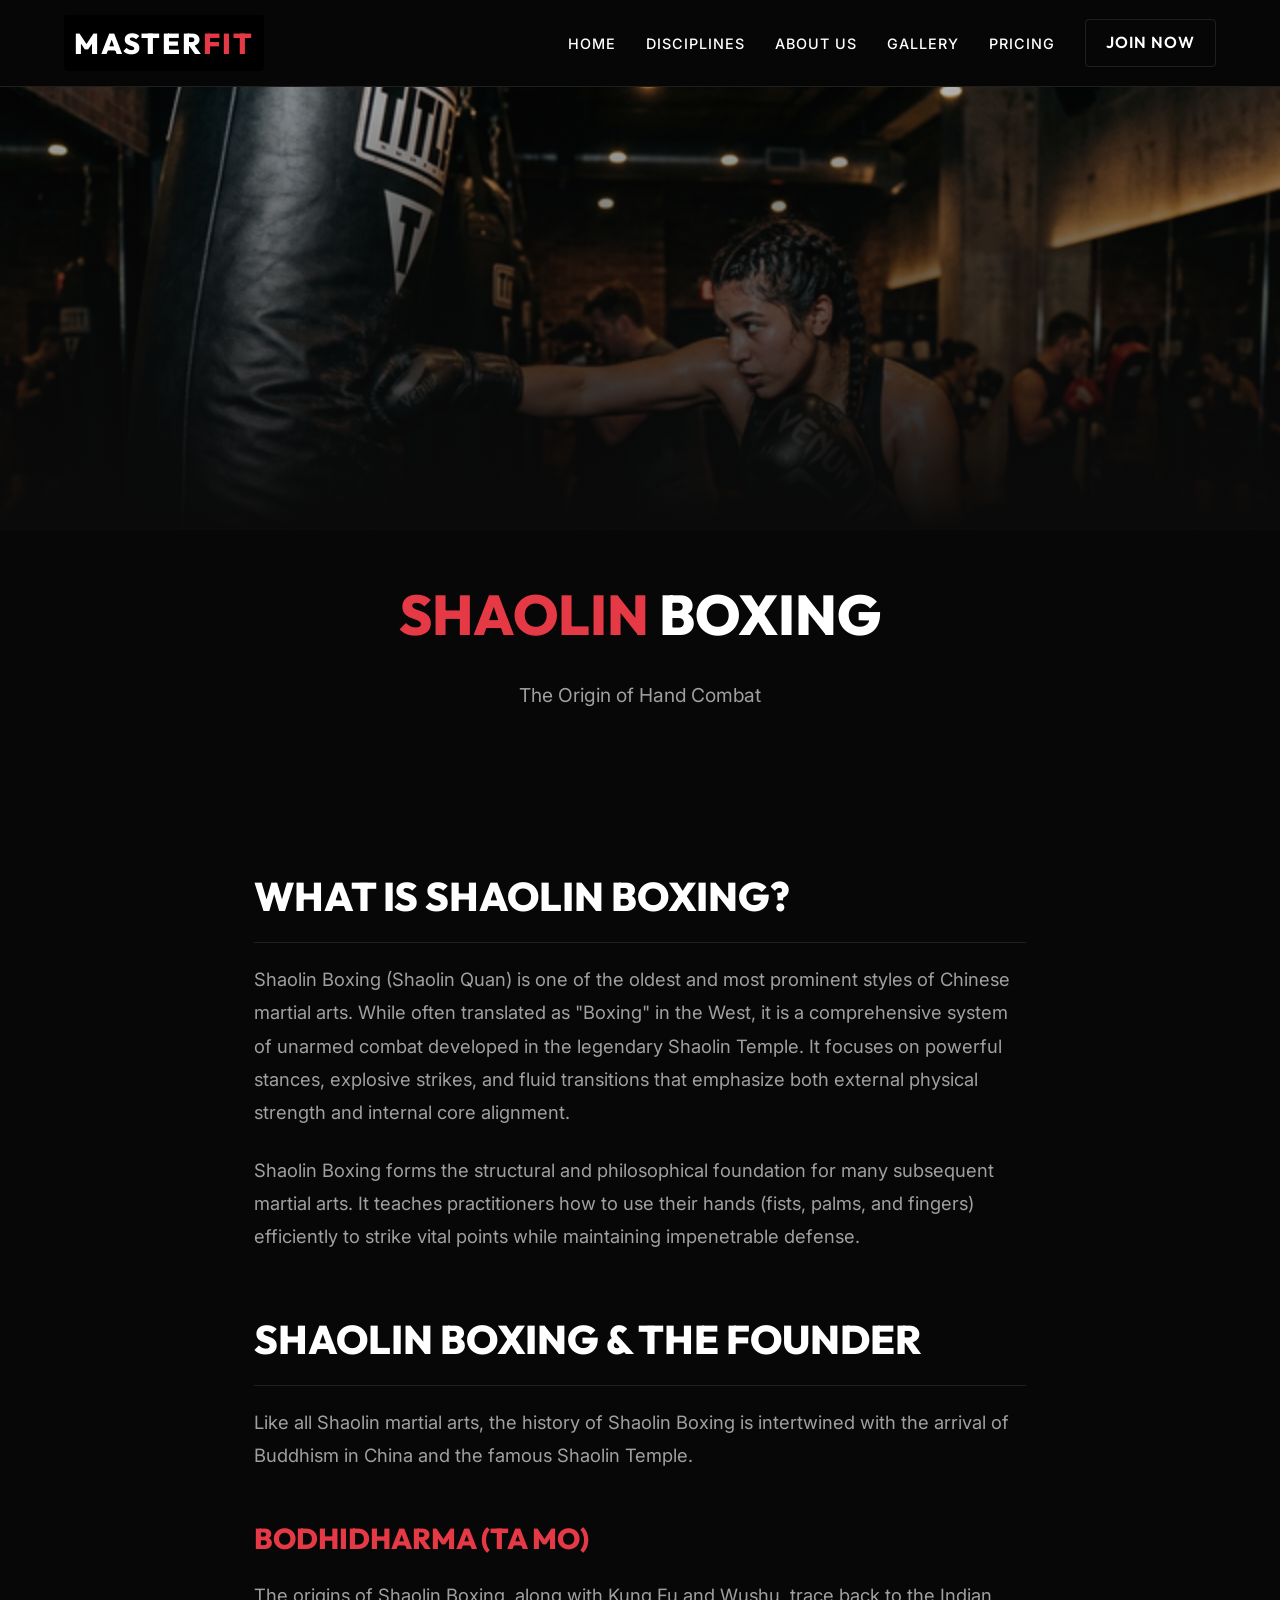
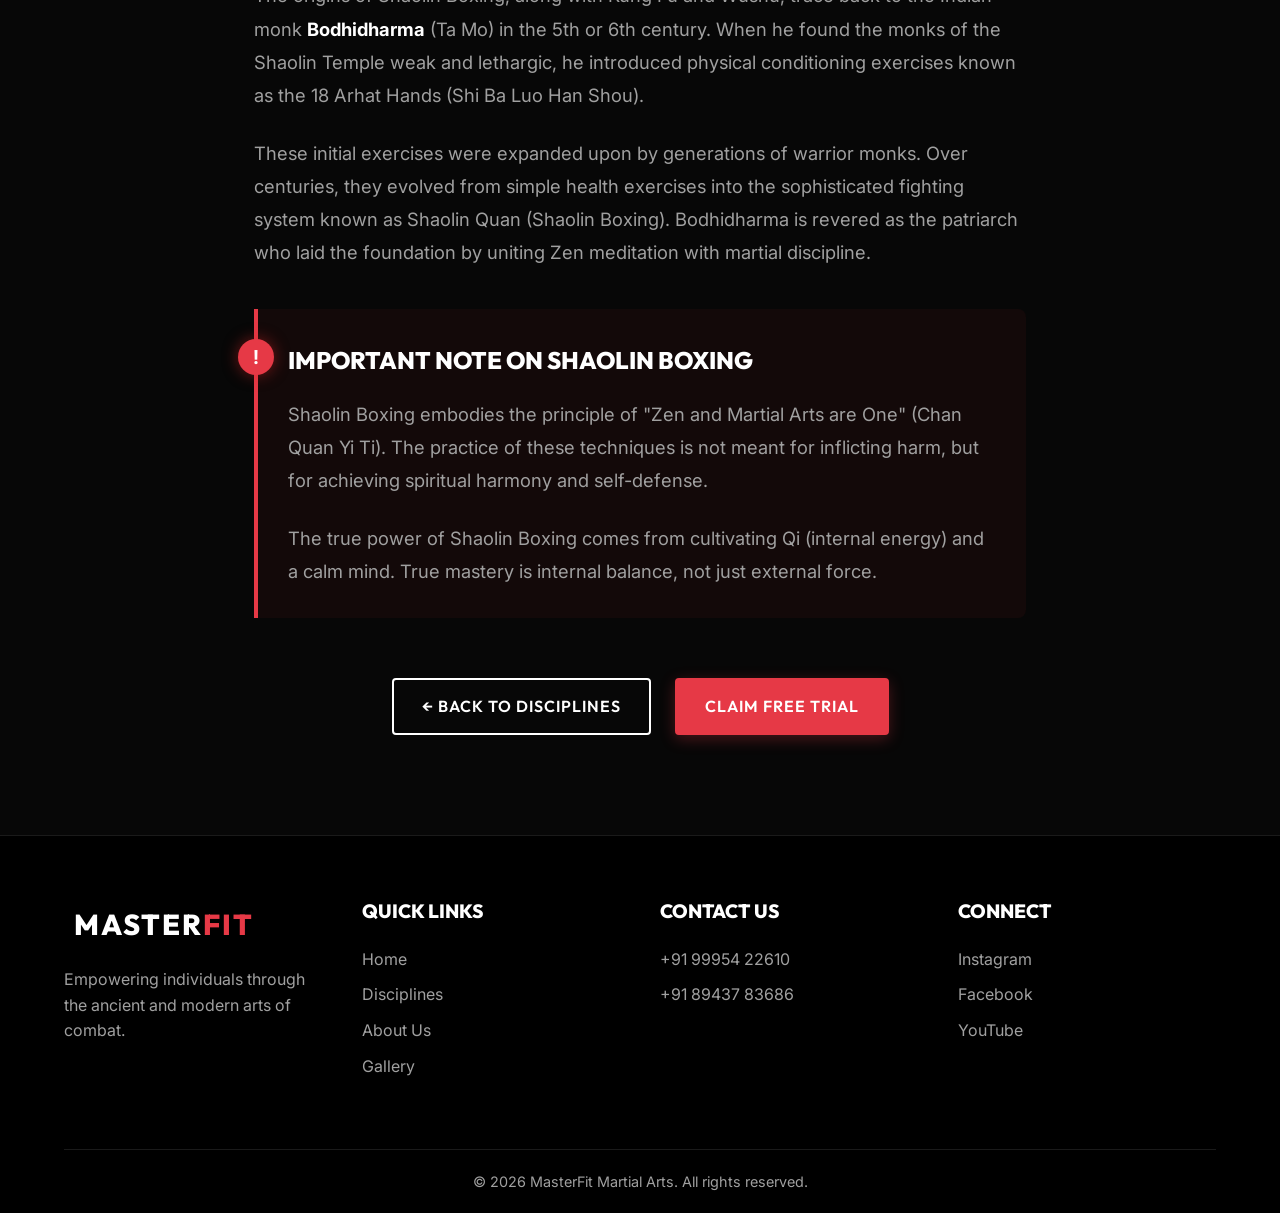
<file: boxing.html>
<!DOCTYPE html>
<html lang="en">

<head>
    <meta charset="UTF-8">
    <meta name="viewport" content="width=device-width, initial-scale=1.0">
    <title>MasterFit Martial Arts | Boxing</title>
    <meta name="description"
        content="Learn about Boxing at MasterFit Martial Arts. History, technique, and what Boxing entails.">
    <link rel="preconnect" href="https://fonts.googleapis.com">
    <link rel="preconnect" href="https://fonts.gstatic.com" crossorigin>
    <link
        href="https://fonts.googleapis.com/css2?family=Outfit:wght@300;400;600;800;900&family=Inter:wght@300;400;500;700&display=swap"
        rel="stylesheet">
    <link rel="stylesheet" href="style.css">
    <style>
        .page-header {
            padding: 100px 5% 50px;
            text-align: center;
            background: linear-gradient(to bottom, var(--bg-dark), #111);
        }

        .page-header h1 {
            font-size: 3.5rem;
            margin-bottom: 20px;
        }

        .hero-banner {
            width: 100%;
            height: 50vh;
            min-height: 300px;
            background-image: url('images/boxing.png');
            background-size: cover;
            background-position: center 30%;
            position: relative;
            margin-top: 80px;
            /* offset navbar */
        }

        .hero-banner::after {
            content: '';
            position: absolute;
            top: 0;
            left: 0;
            right: 0;
            bottom: 0;
            background: linear-gradient(to bottom, rgba(10, 10, 10, 0.3) 0%, #0a0a0a 100%);
        }

        .content-section {
            padding: 50px 5% 100px;
            max-width: 900px;
            margin: 0 auto;
            line-height: 1.8;
            color: var(--text-secondary);
        }

        .content-section h2 {
            color: var(--text-primary);
            margin-top: 50px;
            margin-bottom: 20px;
            font-size: 2.5rem;
            font-family: var(--font-display);
            border-bottom: 1px solid rgba(255, 255, 255, 0.1);
            padding-bottom: 10px;
        }

        .content-section h3 {
            color: var(--accent-primary);
            margin-top: 40px;
            margin-bottom: 15px;
            font-size: 1.8rem;
            font-family: var(--font-display);
        }

        .content-section p {
            margin-bottom: 25px;
            font-size: 1.15rem;
        }

        .content-section strong {
            color: var(--text-primary);
        }

        .note-box {
            background: rgba(220, 38, 38, 0.05);
            /* very faint red */
            border-left: 4px solid var(--accent-primary);
            padding: 30px;
            margin: 40px 0;
            border-radius: 0 8px 8px 0;
            position: relative;
        }

        .note-box::before {
            content: '!';
            position: absolute;
            left: -20px;
            top: 30px;
            width: 36px;
            height: 36px;
            background: var(--accent-primary);
            color: white;
            border-radius: 50%;
            display: flex;
            align-items: center;
            justify-content: center;
            font-weight: bold;
            font-size: 1.2rem;
            box-shadow: 0 0 15px rgba(220, 38, 38, 0.5);
        }

        .note-box h4 {
            color: var(--text-primary);
            font-size: 1.5rem;
            margin-bottom: 15px;
            font-family: var(--font-display);
        }

        .note-box p:last-child {
            margin-bottom: 0;
        }
    </style>
</head>

<body>

    <nav class="navbar">
        <div class="nav-container">
            <a href="index.html" class="logo">MASTER<span>FIT</span></a>
            <div class="nav-links">
                <a href="index.html#hero">Home</a>
                <a href="index.html#disciplines" class="active">Disciplines</a>
                <a href="index.html#about">About Us</a>
                <a href="gallery.html">Gallery</a>
                <a href="index.html#pricing">Pricing</a>
                <a href="index.html#contact" class="btn btn-outline">Join Now</a>
            </div>
            <div class="mobile-menu-btn">
                <span></span>
                <span></span>
                <span></span>
            </div>
        </div>
    </nav>

    <div class="hero-banner"></div>

    <header class="page-header fade-in-up" style="padding-top: 40px; background: none;">
        <h1 style="color: var(--accent-primary);">SHAOLIN <span class="highlight"
                style="color: var(--text-primary);">BOXING</span></h1>
        <p style="font-size: 1.2rem; color: var(--text-secondary);">The Origin of Hand Combat</p>
    </header>

    <section class="content-section fade-in-up">
        <h2>What is Shaolin Boxing?</h2>
        <p>Shaolin Boxing (Shaolin Quan) is one of the oldest and most prominent styles of Chinese martial arts. While
            often translated as "Boxing" in the West, it is a comprehensive system of unarmed combat developed in the
            legendary Shaolin Temple. It focuses on powerful stances, explosive strikes, and fluid transitions that
            emphasize both external physical strength and internal core alignment.</p>
        <p>Shaolin Boxing forms the structural and philosophical foundation for many subsequent martial arts. It teaches
            practitioners how to use their hands (fists, palms, and fingers) efficiently to strike vital points while
            maintaining impenetrable defense.</p>

        <h2>Shaolin Boxing & The Founder</h2>
        <p>Like all Shaolin martial arts, the history of Shaolin Boxing is intertwined with the arrival of Buddhism in
            China and the famous Shaolin Temple.</p>

        <h3>Bodhidharma (Ta Mo)</h3>
        <p>The origins of Shaolin Boxing, along with Kung Fu and Wushu, trace back to the Indian monk
            <strong>Bodhidharma</strong> (Ta Mo) in the 5th or 6th century. When he found the monks of the Shaolin
            Temple weak and lethargic, he introduced physical conditioning exercises known as the 18 Arhat Hands (Shi Ba
            Luo Han Shou).</p>
        <p>These initial exercises were expanded upon by generations of warrior monks. Over centuries, they evolved from
            simple health exercises into the sophisticated fighting system known as Shaolin Quan (Shaolin Boxing).
            Bodhidharma is revered as the patriarch who laid the foundation by uniting Zen meditation with martial
            discipline.</p>

        <div class="note-box">
            <h4>Important Note on Shaolin Boxing</h4>
            <p>Shaolin Boxing embodies the principle of "Zen and Martial Arts are One" (Chan Quan Yi Ti). The practice
                of these techniques is not meant for inflicting harm, but for achieving spiritual harmony and
                self-defense.</p>
            <p>The true power of Shaolin Boxing comes from cultivating Qi (internal energy) and a calm mind. True
                mastery is internal balance, not just external force.</p>
        </div>

        <div style="text-align: center; margin-top: 60px;">
            <a href="index.html#disciplines" class="btn btn-secondary">&larr; Back to Disciplines</a>
            <a href="index.html#contact" class="btn btn-primary" style="margin-left: 20px;">Claim Free Trial</a>
        </div>
    </section>

    <footer>
        <div class="footer-content">
            <div class="footer-brand">
                <a href="index.html" class="logo">MASTER<span>FIT</span></a>
                <p>Empowering individuals through the ancient and modern arts of combat.</p>
            </div>
            <div class="footer-links">
                <h4>Quick Links</h4>
                <a href="index.html#hero">Home</a>
                <a href="index.html#disciplines">Disciplines</a>
                <a href="index.html#about">About Us</a>
                <a href="gallery.html">Gallery</a>
            </div>
            <div class="footer-social">
                <h4>Contact Us</h4>
                <a href="tel:+919995422610">+91 99954 22610</a>
                <a href="tel:+918943783686">+91 89437 83686</a>
            </div>
            <div class="footer-social">
                <h4>Connect</h4>
                <a href="https://www.instagram.com/master_fit__/" target="_blank">Instagram</a>
                <a href="#">Facebook</a>
                <a href="#">YouTube</a>
            </div>
        </div>
        <div class="footer-bottom">
            <p>&copy; 2026 MasterFit Martial Arts. All rights reserved.</p>
        </div>
    </footer>

    <script src="script.js"></script>
</body>

</html>
</file>
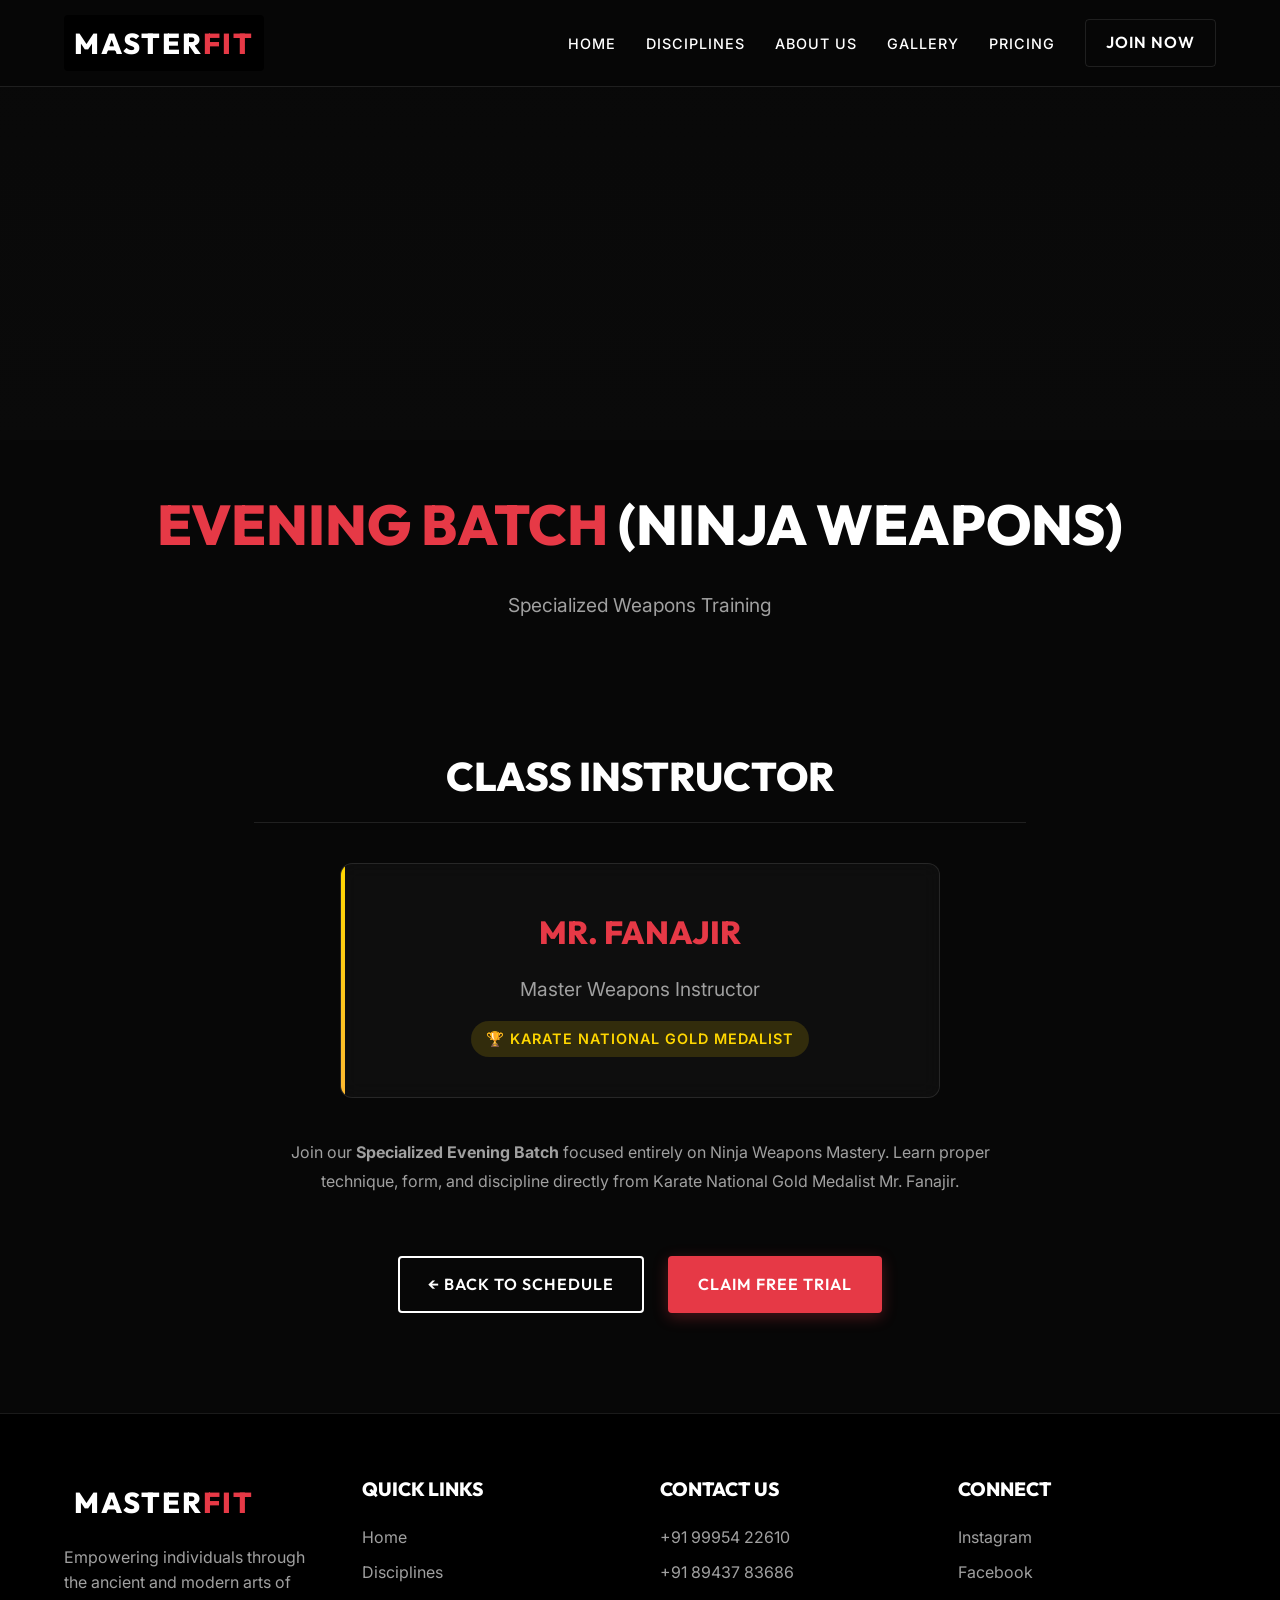
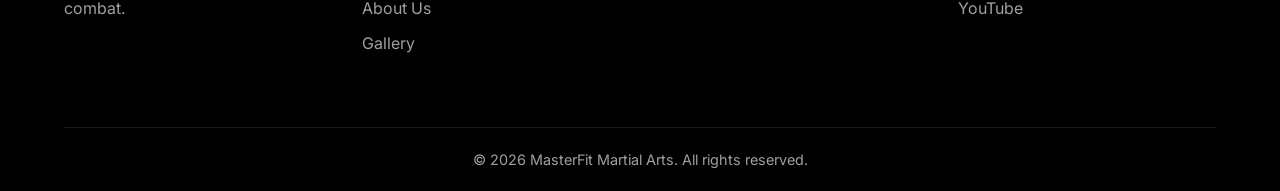
<file: evening-class-ninja.html>
<!DOCTYPE html>
<html lang="en">

<head>
    <meta charset="UTF-8">
    <meta name="viewport" content="width=device-width, initial-scale=1.0">
    <title>MasterFit Martial Arts | Ninja Weapons Evening Batch</title>
    <meta name="description"
        content="Details for the Specialized Ninja Weapons Evening Batch at MasterFit Martial Arts led by Karate National Gold Medalist Mr. FANAJIR.">
    <link rel="preconnect" href="https://fonts.googleapis.com">
    <link rel="preconnect" href="https://fonts.gstatic.com" crossorigin>
    <link
        href="https://fonts.googleapis.com/css2?family=Outfit:wght@300;400;600;800;900&family=Inter:wght@300;400;500;700&display=swap"
        rel="stylesheet">
    <link rel="stylesheet" href="style.css">
    <style>
        .page-header {
            padding: 100px 5% 50px;
            text-align: center;
            background: linear-gradient(to bottom, var(--bg-dark), #111);
        }

        .page-header h1 {
            font-size: 3.5rem;
            margin-bottom: 20px;
        }

        .hero-banner {
            width: 100%;
            height: 40vh;
            min-height: 250px;
            /* Specialized Weapons/Karate focused image */
            background-image: url('https://images.unsplash.com/photo-1555597673-b21d5c935865?auto=format&fit=crop&q=80&w=1000');
            background-size: cover;
            background-position: center;
            position: relative;
            margin-top: 80px;
        }

        .hero-banner::after {
            content: '';
            position: absolute;
            top: 0;
            left: 0;
            right: 0;
            bottom: 0;
            background: linear-gradient(to bottom, rgba(10, 10, 10, 0.6) 0%, #0a0a0a 100%);
        }

        .content-section {
            padding: 50px 5% 100px;
            max-width: 900px;
            margin: 0 auto;
            line-height: 1.8;
            color: var(--text-secondary);
            text-align: center;
        }

        .content-section h2 {
            color: var(--text-primary);
            margin-top: 20px;
            margin-bottom: 20px;
            font-size: 2.5rem;
            font-family: var(--font-display);
            border-bottom: 1px solid rgba(255, 255, 255, 0.1);
            padding-bottom: 10px;
        }

        .instructor-card {
            background: rgba(255, 255, 255, 0.03);
            border: 1px solid rgba(255, 255, 255, 0.1);
            border-radius: 12px;
            padding: 40px;
            margin: 40px auto;
            max-width: 600px;
            backdrop-filter: blur(10px);
            position: relative;
            overflow: hidden;
        }

        /* Champion gold accent */
        .instructor-card::before {
            content: '';
            position: absolute;
            top: 0;
            left: 0;
            width: 4px;
            height: 100%;
            background: linear-gradient(to bottom, #FFD700, #FDB931);
        }

        .instructor-card h3 {
            color: var(--accent-primary);
            font-size: 2rem;
            margin-bottom: 10px;
            font-family: var(--font-display);
        }

        .instructor-card p {
            font-size: 1.2rem;
            margin-bottom: 0px;
        }

        .champion-badge {
            display: inline-block;
            background: rgba(255, 215, 0, 0.15);
            color: #FFD700;
            padding: 5px 15px;
            border-radius: 20px;
            font-size: 0.9rem;
            font-weight: 600;
            letter-spacing: 1px;
            margin-top: 15px;
            text-transform: uppercase;
        }
    </style>
</head>

<body>

    <nav class="navbar">
        <div class="nav-container">
            <a href="index.html" class="logo">MASTER<span>FIT</span></a>
            <div class="nav-links">
                <a href="index.html#hero">Home</a>
                <a href="index.html#disciplines">Disciplines</a>
                <a href="index.html#about">About Us</a>
                <a href="gallery.html">Gallery</a>
                <a href="index.html#pricing">Pricing</a>
                <a href="index.html#contact" class="btn btn-outline">Join Now</a>
            </div>
            <div class="mobile-menu-btn">
                <span></span>
                <span></span>
                <span></span>
            </div>
        </div>
    </nav>

    <div class="hero-banner"></div>

    <header class="page-header fade-in-up" style="padding-top: 40px; background: none;">
        <h1 style="color: var(--accent-primary);">EVENING BATCH <span class="highlight"
                style="color: var(--text-primary);">(NINJA WEAPONS)</span></h1>
        <p style="font-size: 1.2rem; color: var(--text-secondary);">Specialized Weapons Training</p>
    </header>

    <section class="content-section fade-in-up">
        <h2>Class Instructor</h2>

        <div class="instructor-card">
            <h3>Mr. FANAJIR</h3>
            <p>Master Weapons Instructor</p>
            <div class="champion-badge">🏆 Karate National Gold Medalist</div>
        </div>

        <p>Join our <strong>Specialized Evening Batch</strong> focused entirely on Ninja Weapons Mastery. Learn proper
            technique, form, and discipline directly from Karate National Gold Medalist Mr. Fanajir.</p>

        <div style="text-align: center; margin-top: 60px;">
            <a href="index.html#pricing" class="btn btn-secondary">&larr; Back to Schedule</a>
            <a href="index.html#contact" class="btn btn-primary" style="margin-left: 20px;">Claim Free Trial</a>
        </div>
    </section>

    <footer>
        <div class="footer-content">
            <div class="footer-brand">
                <a href="index.html" class="logo">MASTER<span>FIT</span></a>
                <p>Empowering individuals through the ancient and modern arts of combat.</p>
            </div>
            <div class="footer-links">
                <h4>Quick Links</h4>
                <a href="index.html#hero">Home</a>
                <a href="index.html#disciplines">Disciplines</a>
                <a href="index.html#about">About Us</a>
                <a href="gallery.html">Gallery</a>
            </div>
            <div class="footer-social">
                <h4>Contact Us</h4>
                <a href="tel:+919995422610">+91 99954 22610</a>
                <a href="tel:+918943783686">+91 89437 83686</a>
            </div>
            <div class="footer-social">
                <h4>Connect</h4>
                <a href="https://www.instagram.com/master_fit__/" target="_blank">Instagram</a>
                <a href="#">Facebook</a>
                <a href="#">YouTube</a>
            </div>
        </div>
        <div class="footer-bottom">
            <p>&copy; 2026 MasterFit Martial Arts. All rights reserved.</p>
        </div>
    </footer>

    <script src="script.js"></script>
</body>

</html>
</file>
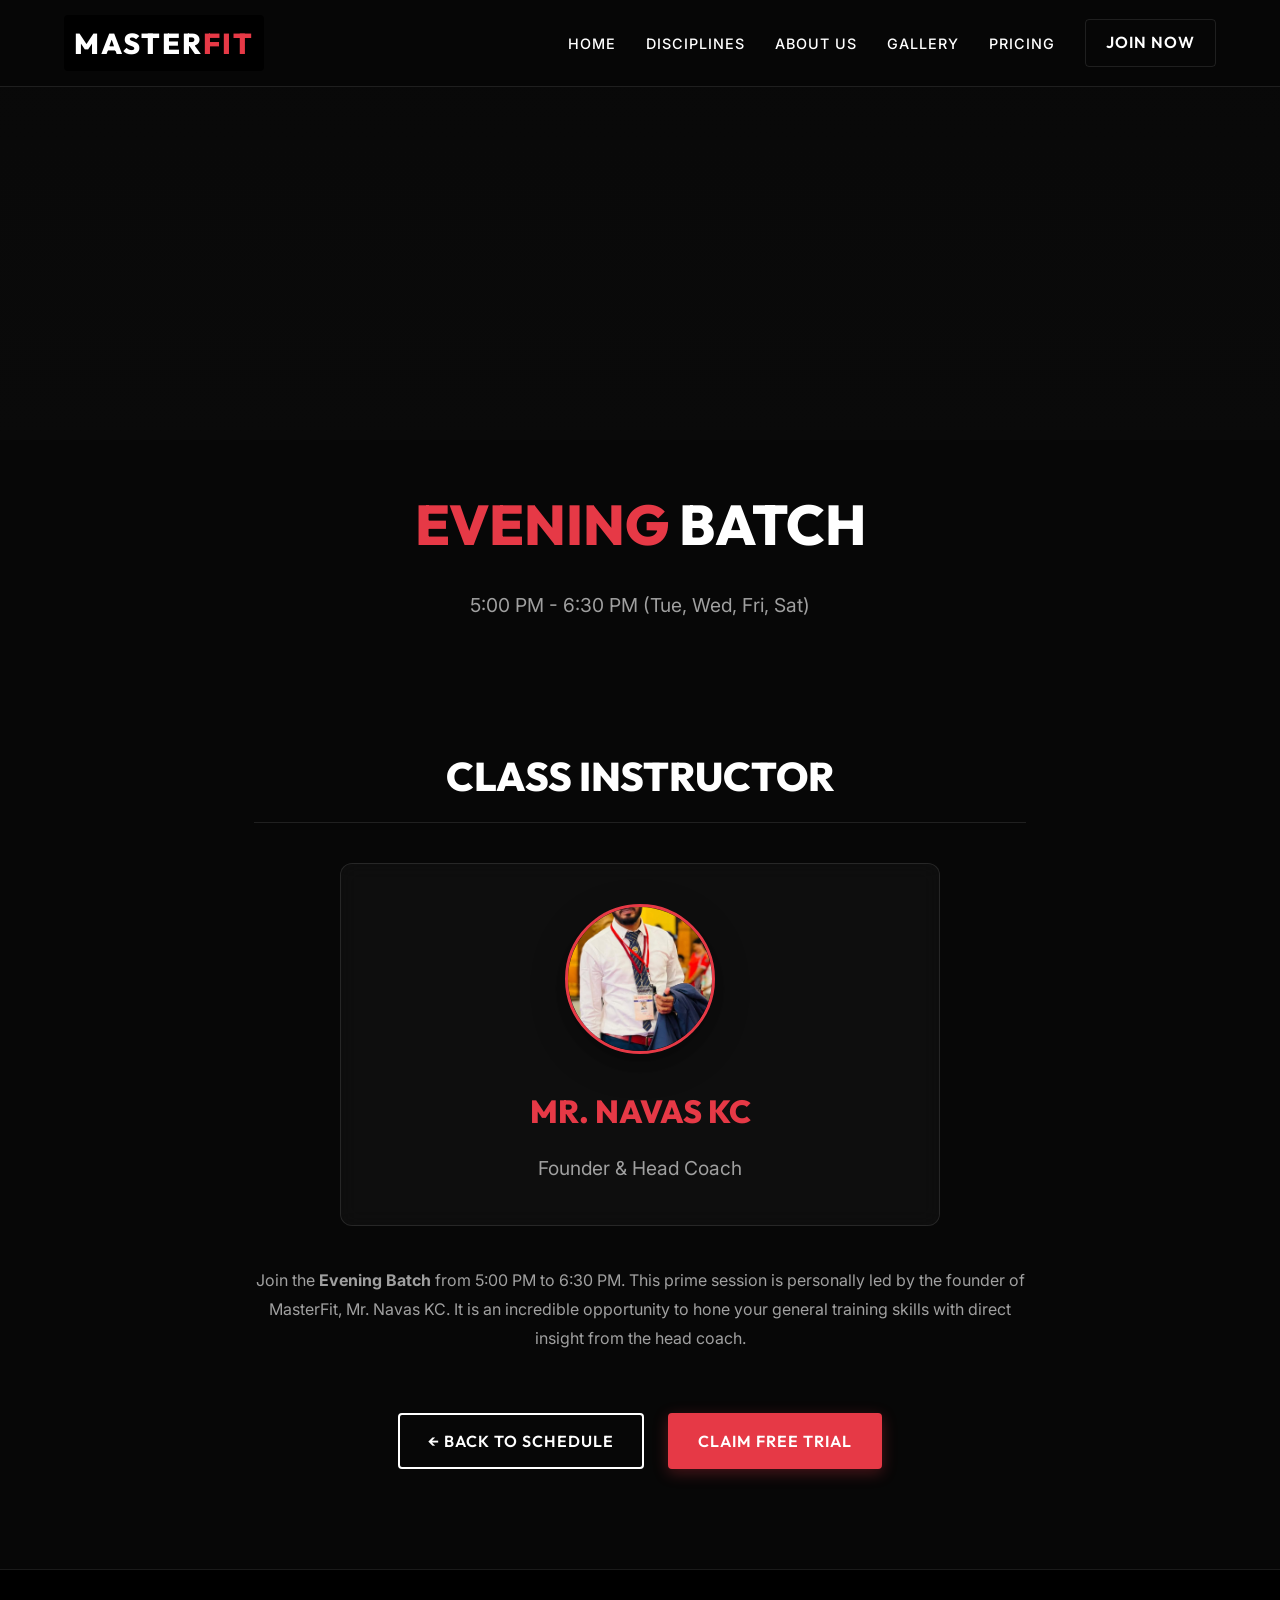
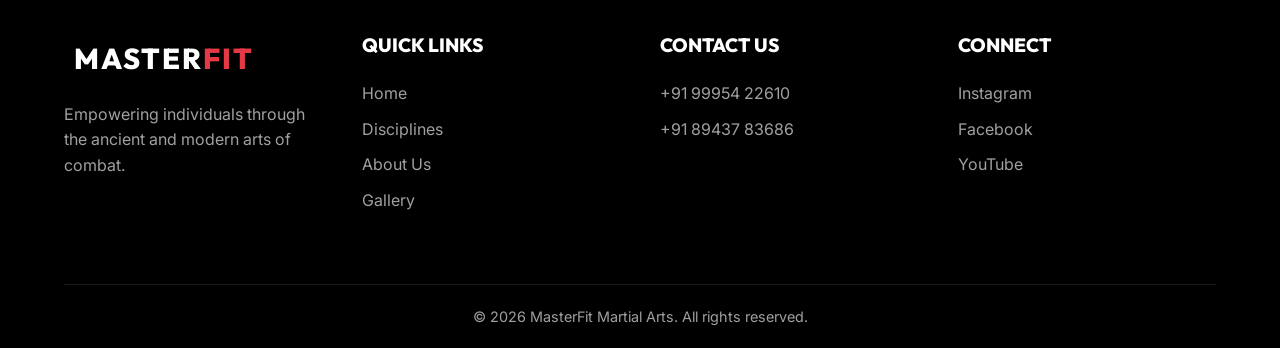
<file: evening-class.html>
<!DOCTYPE html>
<html lang="en">

<head>
    <meta charset="UTF-8">
    <meta name="viewport" content="width=device-width, initial-scale=1.0">
    <title>MasterFit Martial Arts | Evening Batch</title>
    <meta name="description"
        content="Details for the Evening Batch at MasterFit Martial Arts led by the founder, Mr. NAVAS KC.">
    <link rel="preconnect" href="https://fonts.googleapis.com">
    <link rel="preconnect" href="https://fonts.gstatic.com" crossorigin>
    <link
        href="https://fonts.googleapis.com/css2?family=Outfit:wght@300;400;600;800;900&family=Inter:wght@300;400;500;700&display=swap"
        rel="stylesheet">
    <link rel="stylesheet" href="style.css">
    <style>
        .page-header {
            padding: 100px 5% 50px;
            text-align: center;
            background: linear-gradient(to bottom, var(--bg-dark), #111);
        }

        .page-header h1 {
            font-size: 3.5rem;
            margin-bottom: 20px;
        }

        .hero-banner {
            width: 100%;
            height: 40vh;
            min-height: 250px;
            /* Using abstract dark gym background */
            background-image: url('https://images.unsplash.com/photo-1574680096145-d05b474e2155?auto=format&fit=crop&q=80&w=1000');
            background-size: cover;
            background-position: center;
            position: relative;
            margin-top: 80px;
        }

        .hero-banner::after {
            content: '';
            position: absolute;
            top: 0;
            left: 0;
            right: 0;
            bottom: 0;
            background: linear-gradient(to bottom, rgba(10, 10, 10, 0.6) 0%, #0a0a0a 100%);
        }

        .content-section {
            padding: 50px 5% 100px;
            max-width: 900px;
            margin: 0 auto;
            line-height: 1.8;
            color: var(--text-secondary);
            text-align: center;
        }

        .content-section h2 {
            color: var(--text-primary);
            margin-top: 20px;
            margin-bottom: 20px;
            font-size: 2.5rem;
            font-family: var(--font-display);
            border-bottom: 1px solid rgba(255, 255, 255, 0.1);
            padding-bottom: 10px;
        }

        .instructor-card {
            background: rgba(255, 255, 255, 0.03);
            border: 1px solid rgba(255, 255, 255, 0.1);
            border-radius: 12px;
            padding: 40px;
            margin: 40px auto;
            max-width: 600px;
            backdrop-filter: blur(10px);
        }

        .instructor-card h3 {
            color: var(--accent-primary);
            font-size: 2rem;
            margin-bottom: 10px;
            font-family: var(--font-display);
        }

        .instructor-card p {
            font-size: 1.2rem;
            margin-bottom: 0;
        }
    </style>
</head>

<body>

    <nav class="navbar">
        <div class="nav-container">
            <a href="index.html" class="logo">MASTER<span>FIT</span></a>
            <div class="nav-links">
                <a href="index.html#hero">Home</a>
                <a href="index.html#disciplines">Disciplines</a>
                <a href="index.html#about">About Us</a>
                <a href="gallery.html">Gallery</a>
                <a href="index.html#pricing">Pricing</a>
                <a href="index.html#contact" class="btn btn-outline">Join Now</a>
            </div>
            <div class="mobile-menu-btn">
                <span></span>
                <span></span>
                <span></span>
            </div>
        </div>
    </nav>

    <div class="hero-banner"></div>

    <header class="page-header fade-in-up" style="padding-top: 40px; background: none;">
        <h1 style="color: var(--accent-primary);">EVENING <span class="highlight"
                style="color: var(--text-primary);">BATCH</span></h1>
        <p style="font-size: 1.2rem; color: var(--text-secondary);">5:00 PM - 6:30 PM (Tue, Wed, Fri, Sat)</p>
    </header>

    <section class="content-section fade-in-up">
        <h2>Class Instructor</h2>

        <div class="instructor-card" style="text-align: center;">
            <img src="images/570636644_18185420971339824_6066983053861482831_n.jpg" alt="Mr. NAVAS KC"
                style="width: 150px; height: 150px; border-radius: 50%; object-fit: cover; border: 3px solid var(--accent-primary); margin-bottom: 20px; box-shadow: 0 10px 30px rgba(0,0,0,0.5);">
            <h3>Mr. NAVAS KC</h3>
            <p>Founder & Head Coach</p>
        </div>

        <p>Join the <strong>Evening Batch</strong> from 5:00 PM to 6:30 PM. This prime session is personally led by the
            founder of MasterFit, Mr. Navas KC. It is an incredible opportunity to hone your general training skills
            with direct insight from the head coach.</p>

        <div style="text-align: center; margin-top: 60px;">
            <a href="index.html#pricing" class="btn btn-secondary">&larr; Back to Schedule</a>
            <a href="index.html#contact" class="btn btn-primary" style="margin-left: 20px;">Claim Free Trial</a>
        </div>
    </section>

    <footer>
        <div class="footer-content">
            <div class="footer-brand">
                <a href="index.html" class="logo">MASTER<span>FIT</span></a>
                <p>Empowering individuals through the ancient and modern arts of combat.</p>
            </div>
            <div class="footer-links">
                <h4>Quick Links</h4>
                <a href="index.html#hero">Home</a>
                <a href="index.html#disciplines">Disciplines</a>
                <a href="index.html#about">About Us</a>
                <a href="gallery.html">Gallery</a>
            </div>
            <div class="footer-social">
                <h4>Contact Us</h4>
                <a href="tel:+919995422610">+91 99954 22610</a>
                <a href="tel:+918943783686">+91 89437 83686</a>
            </div>
            <div class="footer-social">
                <h4>Connect</h4>
                <a href="https://www.instagram.com/master_fit__/" target="_blank">Instagram</a>
                <a href="#">Facebook</a>
                <a href="#">YouTube</a>
            </div>
        </div>
        <div class="footer-bottom">
            <p>&copy; 2026 MasterFit Martial Arts. All rights reserved.</p>
        </div>
    </footer>

    <script src="script.js"></script>
</body>

</html>
</file>
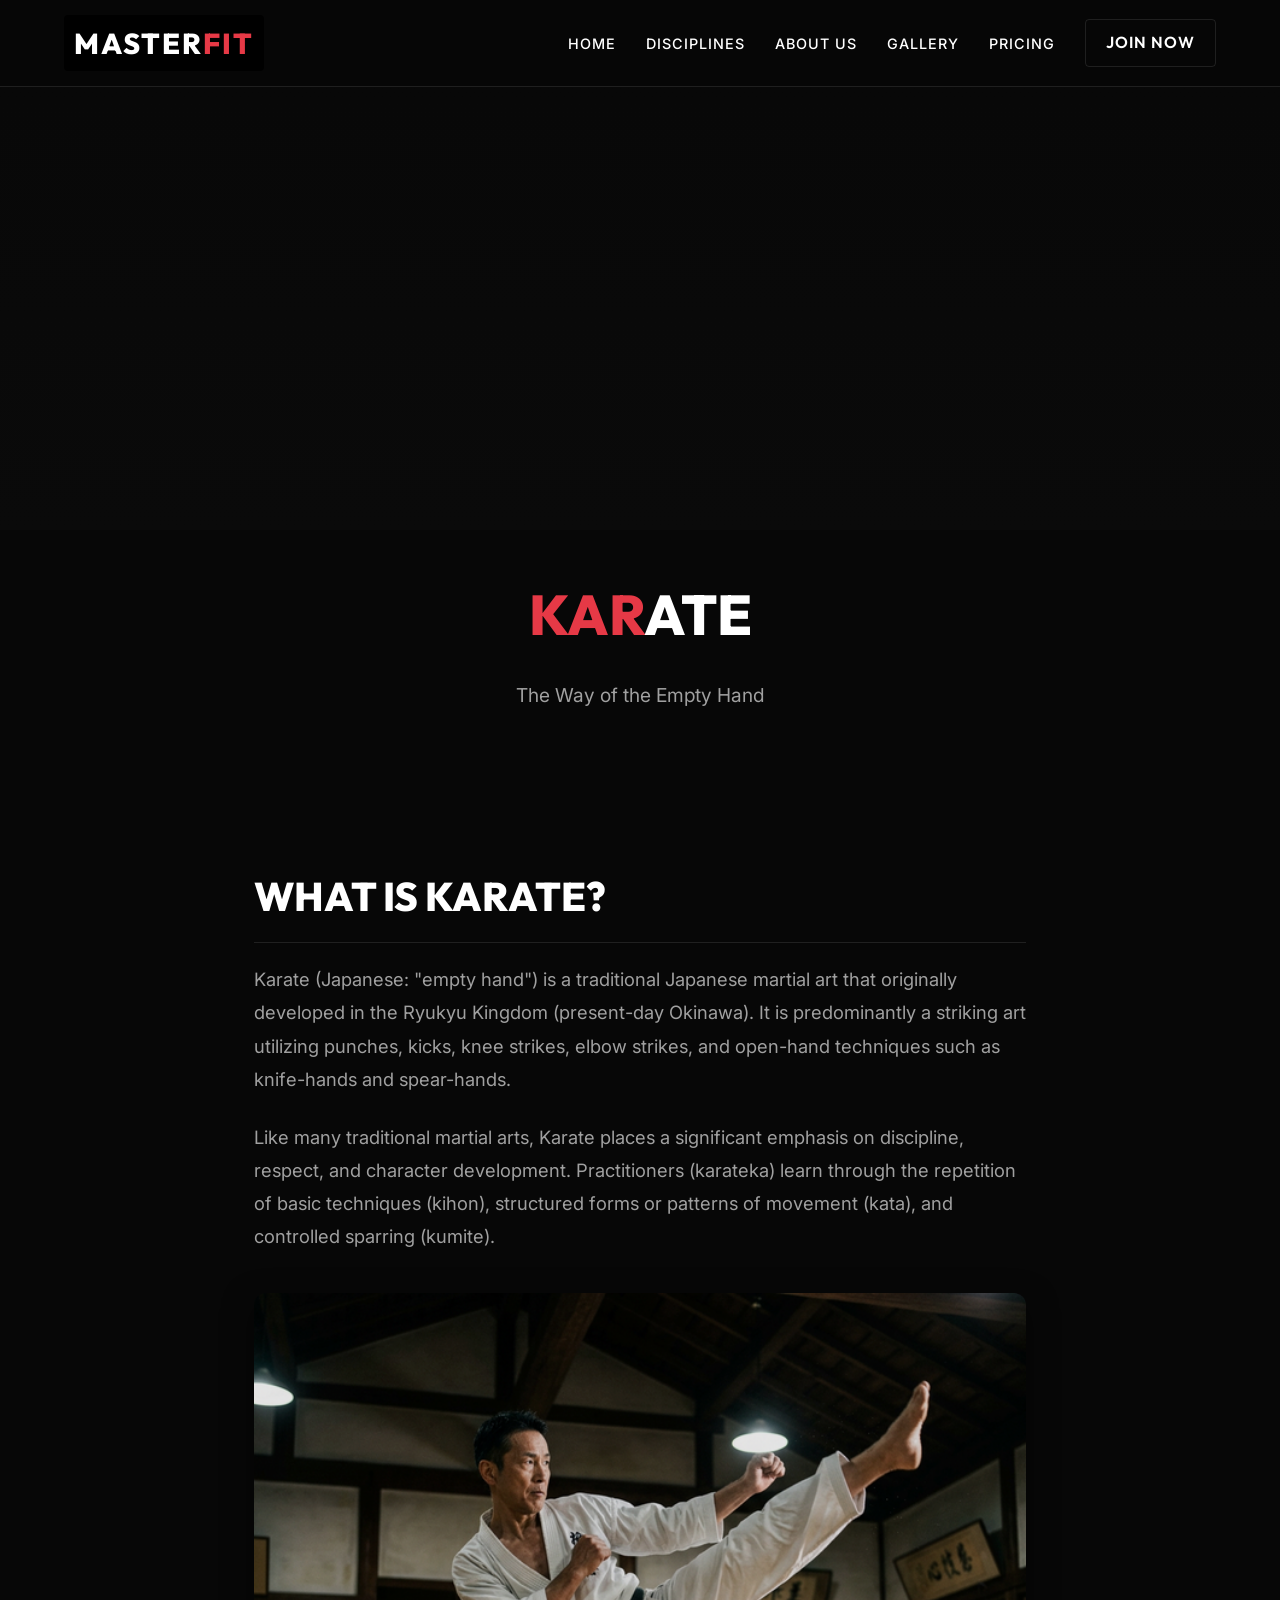
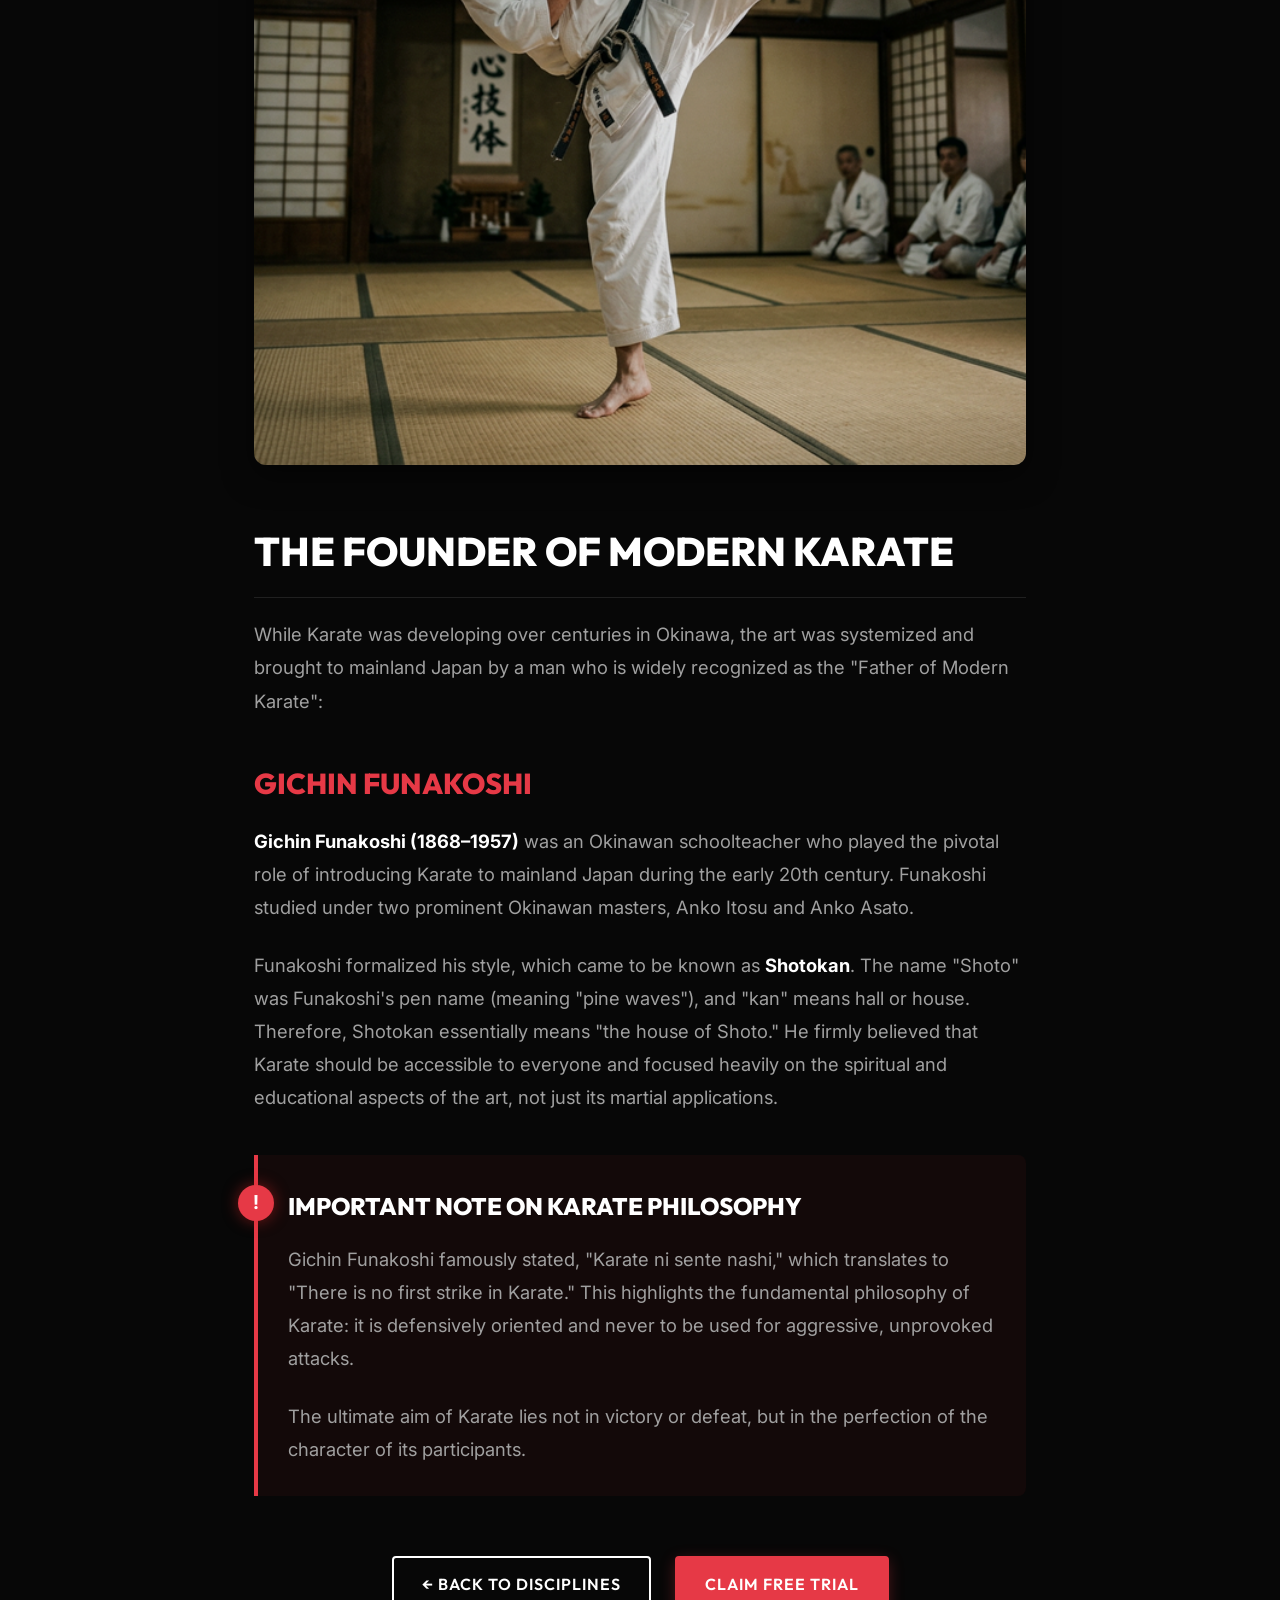
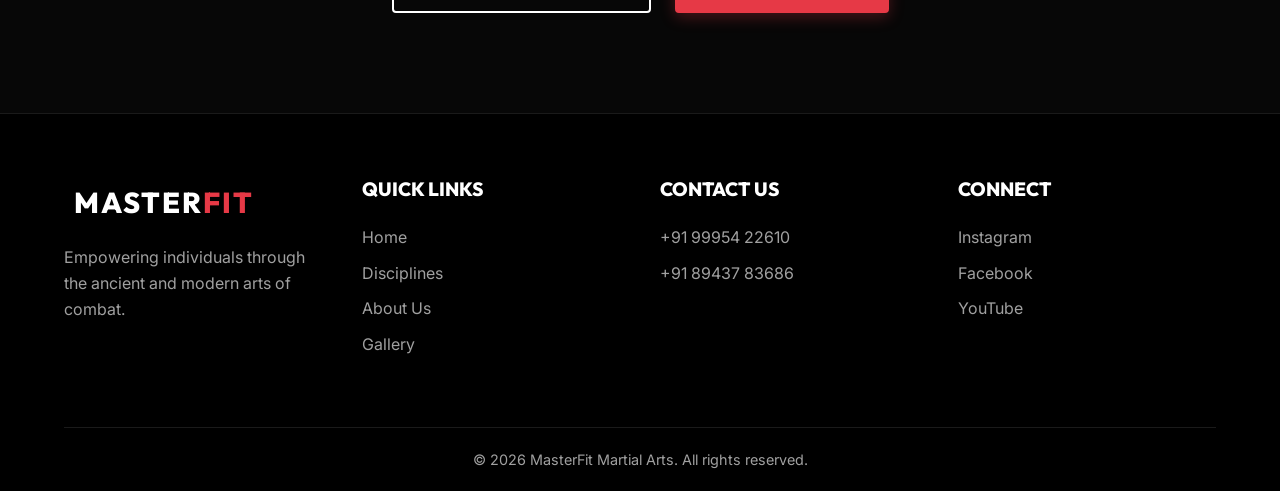
<file: karate.html>
<!DOCTYPE html>
<html lang="en">

<head>
    <meta charset="UTF-8">
    <meta name="viewport" content="width=device-width, initial-scale=1.0">
    <title>MasterFit Martial Arts | Karate</title>
    <meta name="description"
        content="Learn about Karate at MasterFit Martial Arts. Who is the founder, the history, and what is Karate.">
    <link rel="preconnect" href="https://fonts.googleapis.com">
    <link rel="preconnect" href="https://fonts.gstatic.com" crossorigin>
    <link
        href="https://fonts.googleapis.com/css2?family=Outfit:wght@300;400;600;800;900&family=Inter:wght@300;400;500;700&display=swap"
        rel="stylesheet">
    <link rel="stylesheet" href="style.css">
    <style>
        .page-header {
            padding: 100px 5% 50px;
            text-align: center;
            background: linear-gradient(to bottom, var(--bg-dark), #111);
        }

        .page-header h1 {
            font-size: 3.5rem;
            margin-bottom: 20px;
        }

        .hero-banner {
            width: 100%;
            height: 50vh;
            min-height: 300px;
            background-image: url('https://images.unsplash.com/photo-1549719386-74dfcbf7dbed?auto=format&fit=crop&q=80&w=800');
            background-size: cover;
            background-position: center 30%;
            position: relative;
            margin-top: 80px;
            /* offset navbar */
        }

        .hero-banner::after {
            content: '';
            position: absolute;
            top: 0;
            left: 0;
            right: 0;
            bottom: 0;
            background: linear-gradient(to bottom, rgba(10, 10, 10, 0.3) 0%, #0a0a0a 100%);
        }

        .content-section {
            padding: 50px 5% 100px;
            max-width: 900px;
            margin: 0 auto;
            line-height: 1.8;
            color: var(--text-secondary);
        }

        .content-section h2 {
            color: var(--text-primary);
            margin-top: 50px;
            margin-bottom: 20px;
            font-size: 2.5rem;
            font-family: var(--font-display);
            border-bottom: 1px solid rgba(255, 255, 255, 0.1);
            padding-bottom: 10px;
        }

        .content-section h3 {
            color: var(--accent-primary);
            margin-top: 40px;
            margin-bottom: 15px;
            font-size: 1.8rem;
            font-family: var(--font-display);
        }

        .content-section p {
            margin-bottom: 25px;
            font-size: 1.15rem;
        }

        .content-section strong {
            color: var(--text-primary);
        }

        .note-box {
            background: rgba(220, 38, 38, 0.05);
            /* very faint red */
            border-left: 4px solid var(--accent-primary);
            padding: 30px;
            margin: 40px 0;
            border-radius: 0 8px 8px 0;
            position: relative;
        }

        .note-box::before {
            content: '!';
            position: absolute;
            left: -20px;
            top: 30px;
            width: 36px;
            height: 36px;
            background: var(--accent-primary);
            color: white;
            border-radius: 50%;
            display: flex;
            align-items: center;
            justify-content: center;
            font-weight: bold;
            font-size: 1.2rem;
            box-shadow: 0 0 15px rgba(220, 38, 38, 0.5);
        }

        .note-box h4 {
            color: var(--text-primary);
            font-size: 1.5rem;
            margin-bottom: 15px;
            font-family: var(--font-display);
        }

        .note-box p:last-child {
            margin-bottom: 0;
        }
    </style>
</head>

<body>

    <nav class="navbar">
        <div class="nav-container">
            <a href="index.html" class="logo">MASTER<span>FIT</span></a>
            <div class="nav-links">
                <a href="index.html#hero">Home</a>
                <a href="index.html#disciplines" class="active">Disciplines</a>
                <a href="index.html#about">About Us</a>
                <a href="gallery.html">Gallery</a>
                <a href="index.html#pricing">Pricing</a>
                <a href="index.html#contact" class="btn btn-outline">Join Now</a>
            </div>
            <div class="mobile-menu-btn">
                <span></span>
                <span></span>
                <span></span>
            </div>
        </div>
    </nav>

    <div class="hero-banner"></div>

    <header class="page-header fade-in-up" style="padding-top: 40px; background: none;">
        <h1 style="color: var(--accent-primary);">KAR<span class="highlight"
                style="color: var(--text-primary);">ATE</span></h1>
        <p style="font-size: 1.2rem; color: var(--text-secondary);">The Way of the Empty Hand</p>
    </header>

    <section class="content-section fade-in-up">
        <h2>What is Karate?</h2>
        <p>Karate (Japanese: "empty hand") is a traditional Japanese martial art that originally developed in the Ryukyu
            Kingdom (present-day Okinawa). It is predominantly a striking art utilizing punches, kicks, knee strikes,
            elbow strikes, and open-hand techniques such as knife-hands and spear-hands.</p>
        <p>Like many traditional martial arts, Karate places a significant emphasis on discipline, respect, and
            character development. Practitioners (karateka) learn through the repetition of basic techniques (kihon),
            structured forms or patterns of movement (kata), and controlled sparring (kumite).</p>

        <div style="margin: 40px 0; border-radius: 12px; overflow: hidden; box-shadow: 0 10px 30px rgba(0,0,0,0.5);">
            <img src="images/karate_action.png" alt="Dynamic Karate Strike"
                style="width: 100%; height: auto; display: block; filter: brightness(0.9);">
        </div>

        <h2>The Founder of Modern Karate</h2>
        <p>While Karate was developing over centuries in Okinawa, the art was systemized and brought to mainland Japan
            by a man who is widely recognized as the "Father of Modern Karate":</p>

        <h3>Gichin Funakoshi</h3>
        <p><strong>Gichin Funakoshi (1868–1957)</strong> was an Okinawan schoolteacher who played the pivotal role of
            introducing Karate to mainland Japan during the early 20th century. Funakoshi studied under two prominent
            Okinawan masters, Anko Itosu and Anko Asato.</p>
        <p>Funakoshi formalized his style, which came to be known as <strong>Shotokan</strong>. The name "Shoto" was
            Funakoshi's pen name (meaning "pine waves"), and "kan" means hall or house. Therefore, Shotokan essentially
            means "the house of Shoto." He firmly believed that Karate should be accessible to everyone and focused
            heavily on the spiritual and educational aspects of the art, not just its martial applications.</p>

        <div class="note-box">
            <h4>Important Note on Karate Philosophy</h4>
            <p>Gichin Funakoshi famously stated, "Karate ni sente nashi," which translates to "There is no first strike
                in Karate." This highlights the fundamental philosophy of Karate: it is defensively oriented and never
                to be used for aggressive, unprovoked attacks.</p>
            <p>The ultimate aim of Karate lies not in victory or defeat, but in the perfection of the character of its
                participants.</p>
        </div>

        <div style="text-align: center; margin-top: 60px;">
            <a href="index.html#disciplines" class="btn btn-secondary">&larr; Back to Disciplines</a>
            <a href="index.html#contact" class="btn btn-primary" style="margin-left: 20px;">Claim Free Trial</a>
        </div>
    </section>

    <footer>
        <div class="footer-content">
            <div class="footer-brand">
                <a href="index.html" class="logo">MASTER<span>FIT</span></a>
                <p>Empowering individuals through the ancient and modern arts of combat.</p>
            </div>
            <div class="footer-links">
                <h4>Quick Links</h4>
                <a href="index.html#hero">Home</a>
                <a href="index.html#disciplines">Disciplines</a>
                <a href="index.html#about">About Us</a>
                <a href="gallery.html">Gallery</a>
            </div>
            <div class="footer-social">
                <h4>Contact Us</h4>
                <a href="tel:+919995422610">+91 99954 22610</a>
                <a href="tel:+918943783686">+91 89437 83686</a>
            </div>
            <div class="footer-social">
                <h4>Connect</h4>
                <a href="https://www.instagram.com/master_fit__/" target="_blank">Instagram</a>
                <a href="#">Facebook</a>
                <a href="#">YouTube</a>
            </div>
        </div>
        <div class="footer-bottom">
            <p>&copy; 2026 MasterFit Martial Arts. All rights reserved.</p>
        </div>
    </footer>

    <script src="script.js"></script>
</body>

</html>
</file>
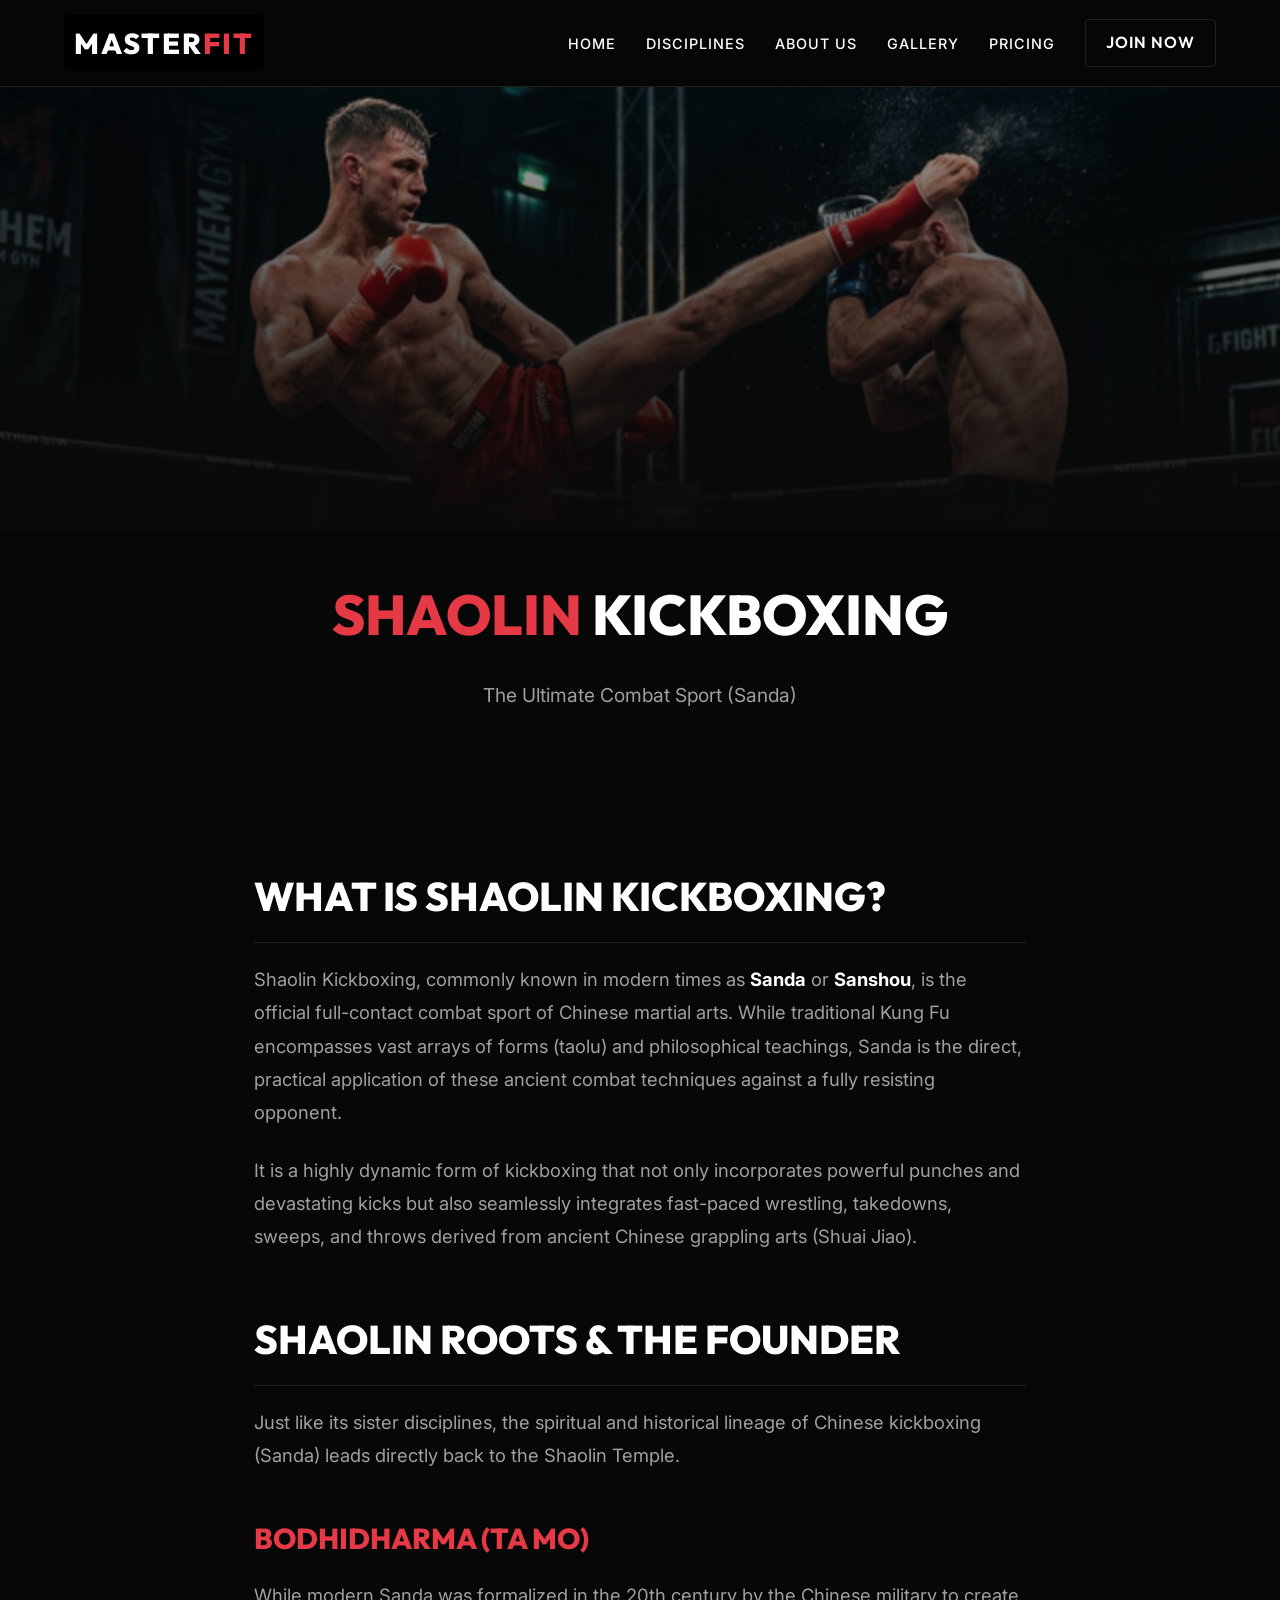
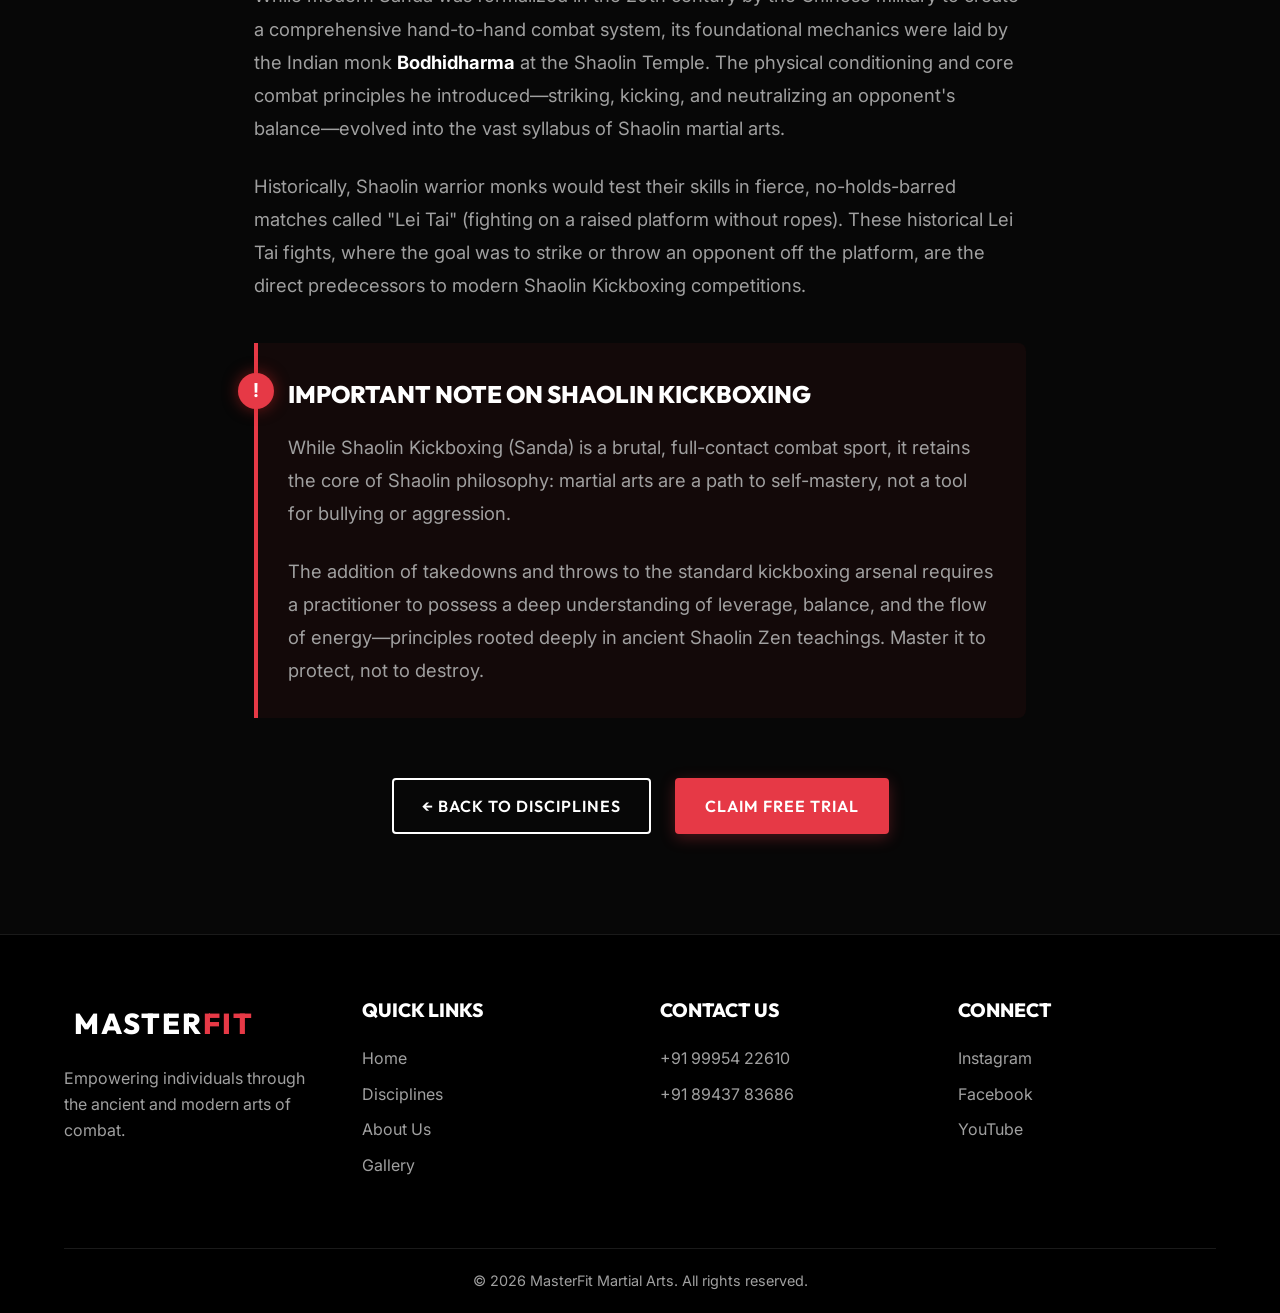
<file: kickboxing.html>
<!DOCTYPE html>
<html lang="en">

<head>
    <meta charset="UTF-8">
    <meta name="viewport" content="width=device-width, initial-scale=1.0">
    <title>MasterFit Martial Arts | Kickboxing</title>
    <meta name="description"
        content="Learn about Kickboxing at MasterFit Martial Arts. History, origins, and what Kickboxing entails.">
    <link rel="preconnect" href="https://fonts.googleapis.com">
    <link rel="preconnect" href="https://fonts.gstatic.com" crossorigin>
    <link
        href="https://fonts.googleapis.com/css2?family=Outfit:wght@300;400;600;800;900&family=Inter:wght@300;400;500;700&display=swap"
        rel="stylesheet">
    <link rel="stylesheet" href="style.css">
    <style>
        .page-header {
            padding: 100px 5% 50px;
            text-align: center;
            background: linear-gradient(to bottom, var(--bg-dark), #111);
        }

        .page-header h1 {
            font-size: 3.5rem;
            margin-bottom: 20px;
        }

        .hero-banner {
            width: 100%;
            height: 50vh;
            min-height: 300px;
            background-image: url('images/kickboxing.png');
            background-size: cover;
            background-position: center 30%;
            position: relative;
            margin-top: 80px;
            /* offset navbar */
        }

        .hero-banner::after {
            content: '';
            position: absolute;
            top: 0;
            left: 0;
            right: 0;
            bottom: 0;
            background: linear-gradient(to bottom, rgba(10, 10, 10, 0.3) 0%, #0a0a0a 100%);
        }

        .content-section {
            padding: 50px 5% 100px;
            max-width: 900px;
            margin: 0 auto;
            line-height: 1.8;
            color: var(--text-secondary);
        }

        .content-section h2 {
            color: var(--text-primary);
            margin-top: 50px;
            margin-bottom: 20px;
            font-size: 2.5rem;
            font-family: var(--font-display);
            border-bottom: 1px solid rgba(255, 255, 255, 0.1);
            padding-bottom: 10px;
        }

        .content-section h3 {
            color: var(--accent-primary);
            margin-top: 40px;
            margin-bottom: 15px;
            font-size: 1.8rem;
            font-family: var(--font-display);
        }

        .content-section p {
            margin-bottom: 25px;
            font-size: 1.15rem;
        }

        .content-section strong {
            color: var(--text-primary);
        }

        .note-box {
            background: rgba(220, 38, 38, 0.05);
            /* very faint red */
            border-left: 4px solid var(--accent-primary);
            padding: 30px;
            margin: 40px 0;
            border-radius: 0 8px 8px 0;
            position: relative;
        }

        .note-box::before {
            content: '!';
            position: absolute;
            left: -20px;
            top: 30px;
            width: 36px;
            height: 36px;
            background: var(--accent-primary);
            color: white;
            border-radius: 50%;
            display: flex;
            align-items: center;
            justify-content: center;
            font-weight: bold;
            font-size: 1.2rem;
            box-shadow: 0 0 15px rgba(220, 38, 38, 0.5);
        }

        .note-box h4 {
            color: var(--text-primary);
            font-size: 1.5rem;
            margin-bottom: 15px;
            font-family: var(--font-display);
        }

        .note-box p:last-child {
            margin-bottom: 0;
        }
    </style>
</head>

<body>

    <nav class="navbar">
        <div class="nav-container">
            <a href="index.html" class="logo">MASTER<span>FIT</span></a>
            <div class="nav-links">
                <a href="index.html#hero">Home</a>
                <a href="index.html#disciplines" class="active">Disciplines</a>
                <a href="index.html#about">About Us</a>
                <a href="gallery.html">Gallery</a>
                <a href="index.html#pricing">Pricing</a>
                <a href="index.html#contact" class="btn btn-outline">Join Now</a>
            </div>
            <div class="mobile-menu-btn">
                <span></span>
                <span></span>
                <span></span>
            </div>
        </div>
    </nav>

    <div class="hero-banner"></div>

    <header class="page-header fade-in-up" style="padding-top: 40px; background: none;">
        <h1 style="color: var(--accent-primary);">SHAOLIN <span class="highlight"
                style="color: var(--text-primary);">KICKBOXING</span></h1>
        <p style="font-size: 1.2rem; color: var(--text-secondary);">The Ultimate Combat Sport (Sanda)</p>
    </header>

    <section class="content-section fade-in-up">
        <h2>What is Shaolin Kickboxing?</h2>
        <p>Shaolin Kickboxing, commonly known in modern times as <strong>Sanda</strong> or <strong>Sanshou</strong>, is
            the official full-contact combat sport of Chinese martial arts. While traditional Kung Fu encompasses vast
            arrays of forms (taolu) and philosophical teachings, Sanda is the direct, practical application of these
            ancient combat techniques against a fully resisting opponent.</p>
        <p>It is a highly dynamic form of kickboxing that not only incorporates powerful punches and devastating kicks
            but also seamlessly integrates fast-paced wrestling, takedowns, sweeps, and throws derived from ancient
            Chinese grappling arts (Shuai Jiao).</p>

        <h2>Shaolin Roots & The Founder</h2>
        <p>Just like its sister disciplines, the spiritual and historical lineage of Chinese kickboxing (Sanda) leads
            directly back to the Shaolin Temple.</p>

        <h3>Bodhidharma (Ta Mo)</h3>
        <p>While modern Sanda was formalized in the 20th century by the Chinese military to create a comprehensive
            hand-to-hand combat system, its foundational mechanics were laid by the Indian monk
            <strong>Bodhidharma</strong> at the Shaolin Temple. The physical conditioning and core combat principles he
            introduced—striking, kicking, and neutralizing an opponent's balance—evolved into the vast syllabus of
            Shaolin martial arts.</p>
        <p>Historically, Shaolin warrior monks would test their skills in fierce, no-holds-barred matches called "Lei
            Tai" (fighting on a raised platform without ropes). These historical Lei Tai fights, where the goal was to
            strike or throw an opponent off the platform, are the direct predecessors to modern Shaolin Kickboxing
            competitions.</< /p>

        <div class="note-box">
            <h4>Important Note on Shaolin Kickboxing</h4>
            <p>While Shaolin Kickboxing (Sanda) is a brutal, full-contact combat sport, it retains the core of Shaolin
                philosophy: martial arts are a path to self-mastery, not a tool for bullying or aggression.</p>
            <p>The addition of takedowns and throws to the standard kickboxing arsenal requires a practitioner to
                possess a deep understanding of leverage, balance, and the flow of energy—principles rooted deeply in
                ancient Shaolin Zen teachings. Master it to protect, not to destroy.</p>
        </div>

        <div style="text-align: center; margin-top: 60px;">
            <a href="index.html#disciplines" class="btn btn-secondary">&larr; Back to Disciplines</a>
            <a href="index.html#contact" class="btn btn-primary" style="margin-left: 20px;">Claim Free Trial</a>
        </div>
    </section>

    <footer>
        <div class="footer-content">
            <div class="footer-brand">
                <a href="index.html" class="logo">MASTER<span>FIT</span></a>
                <p>Empowering individuals through the ancient and modern arts of combat.</p>
            </div>
            <div class="footer-links">
                <h4>Quick Links</h4>
                <a href="index.html#hero">Home</a>
                <a href="index.html#disciplines">Disciplines</a>
                <a href="index.html#about">About Us</a>
                <a href="gallery.html">Gallery</a>
            </div>
            <div class="footer-social">
                <h4>Contact Us</h4>
                <a href="tel:+919995422610">+91 99954 22610</a>
                <a href="tel:+918943783686">+91 89437 83686</a>
            </div>
            <div class="footer-social">
                <h4>Connect</h4>
                <a href="https://www.instagram.com/master_fit__/" target="_blank">Instagram</a>
                <a href="#">Facebook</a>
                <a href="#">YouTube</a>
            </div>
        </div>
        <div class="footer-bottom">
            <p>&copy; 2026 MasterFit Martial Arts. All rights reserved.</p>
        </div>
    </footer>

    <script src="script.js"></script>
</body>

</html>
</file>
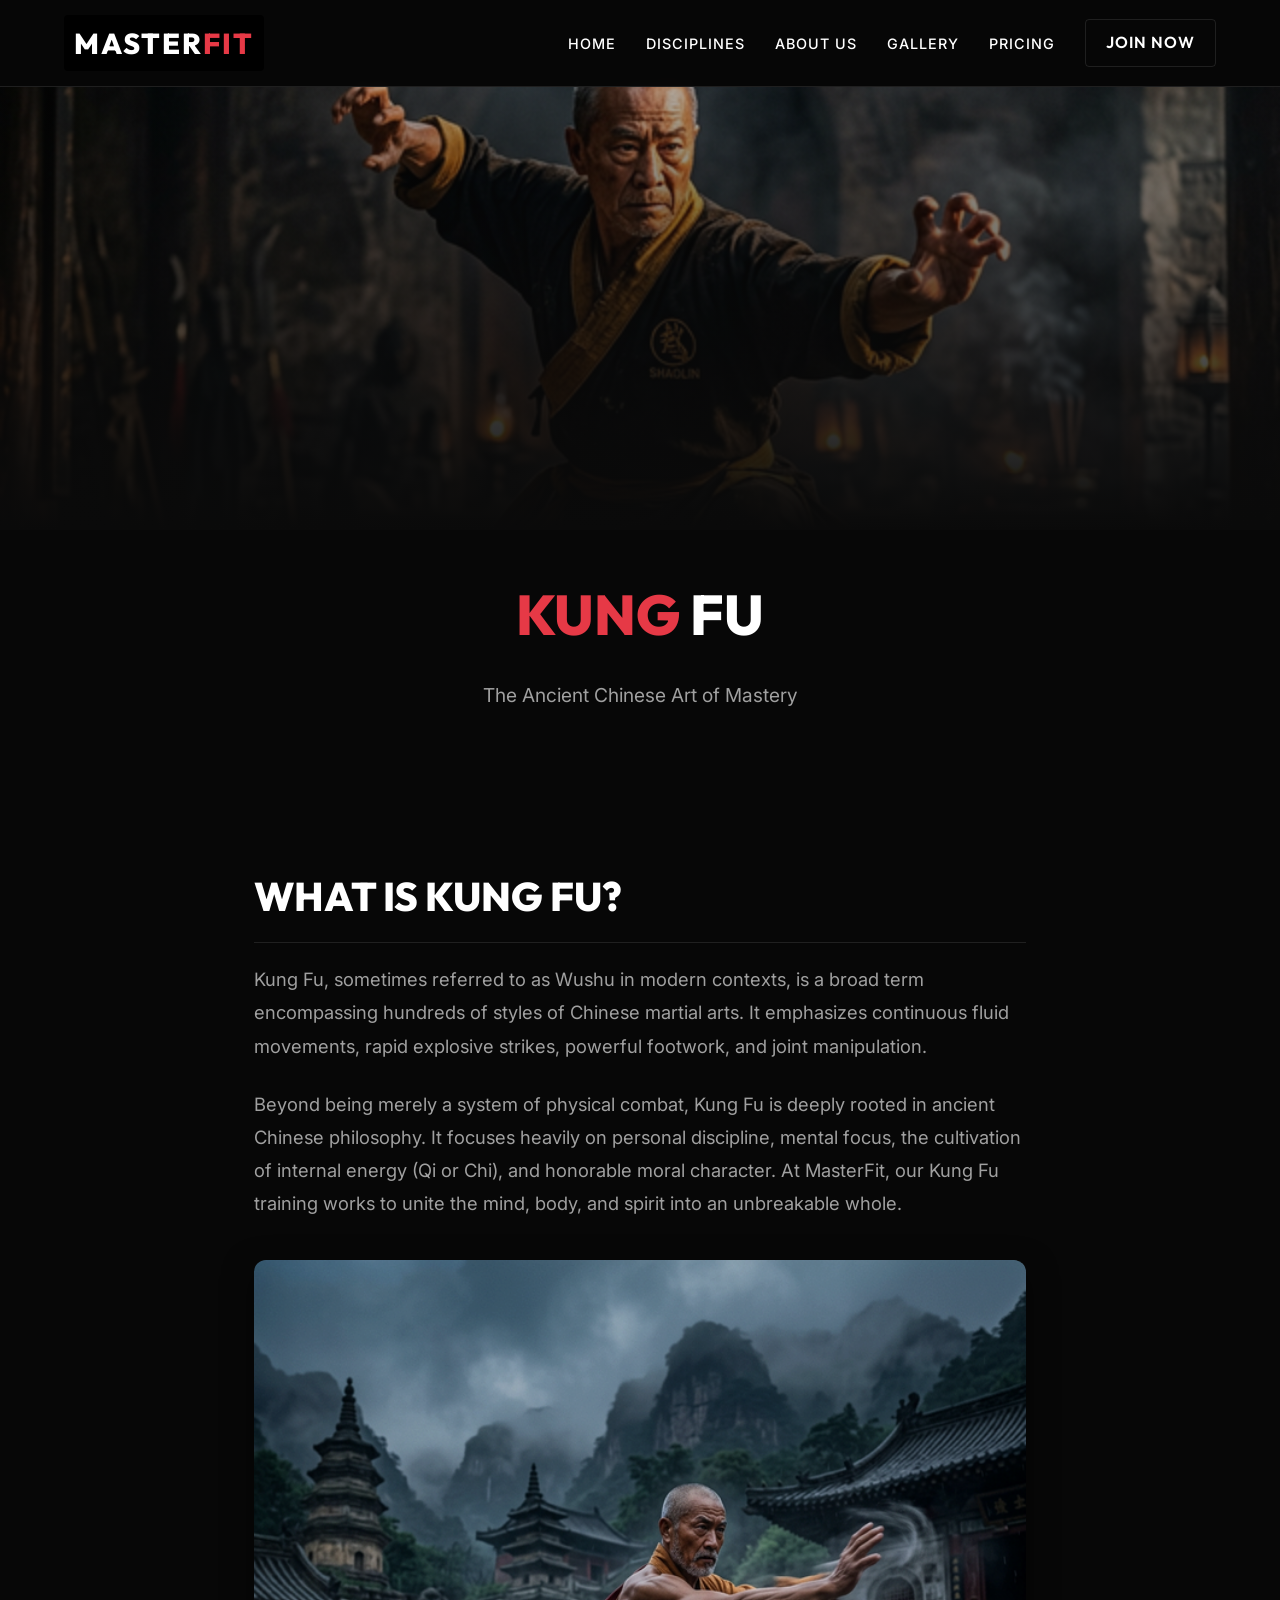
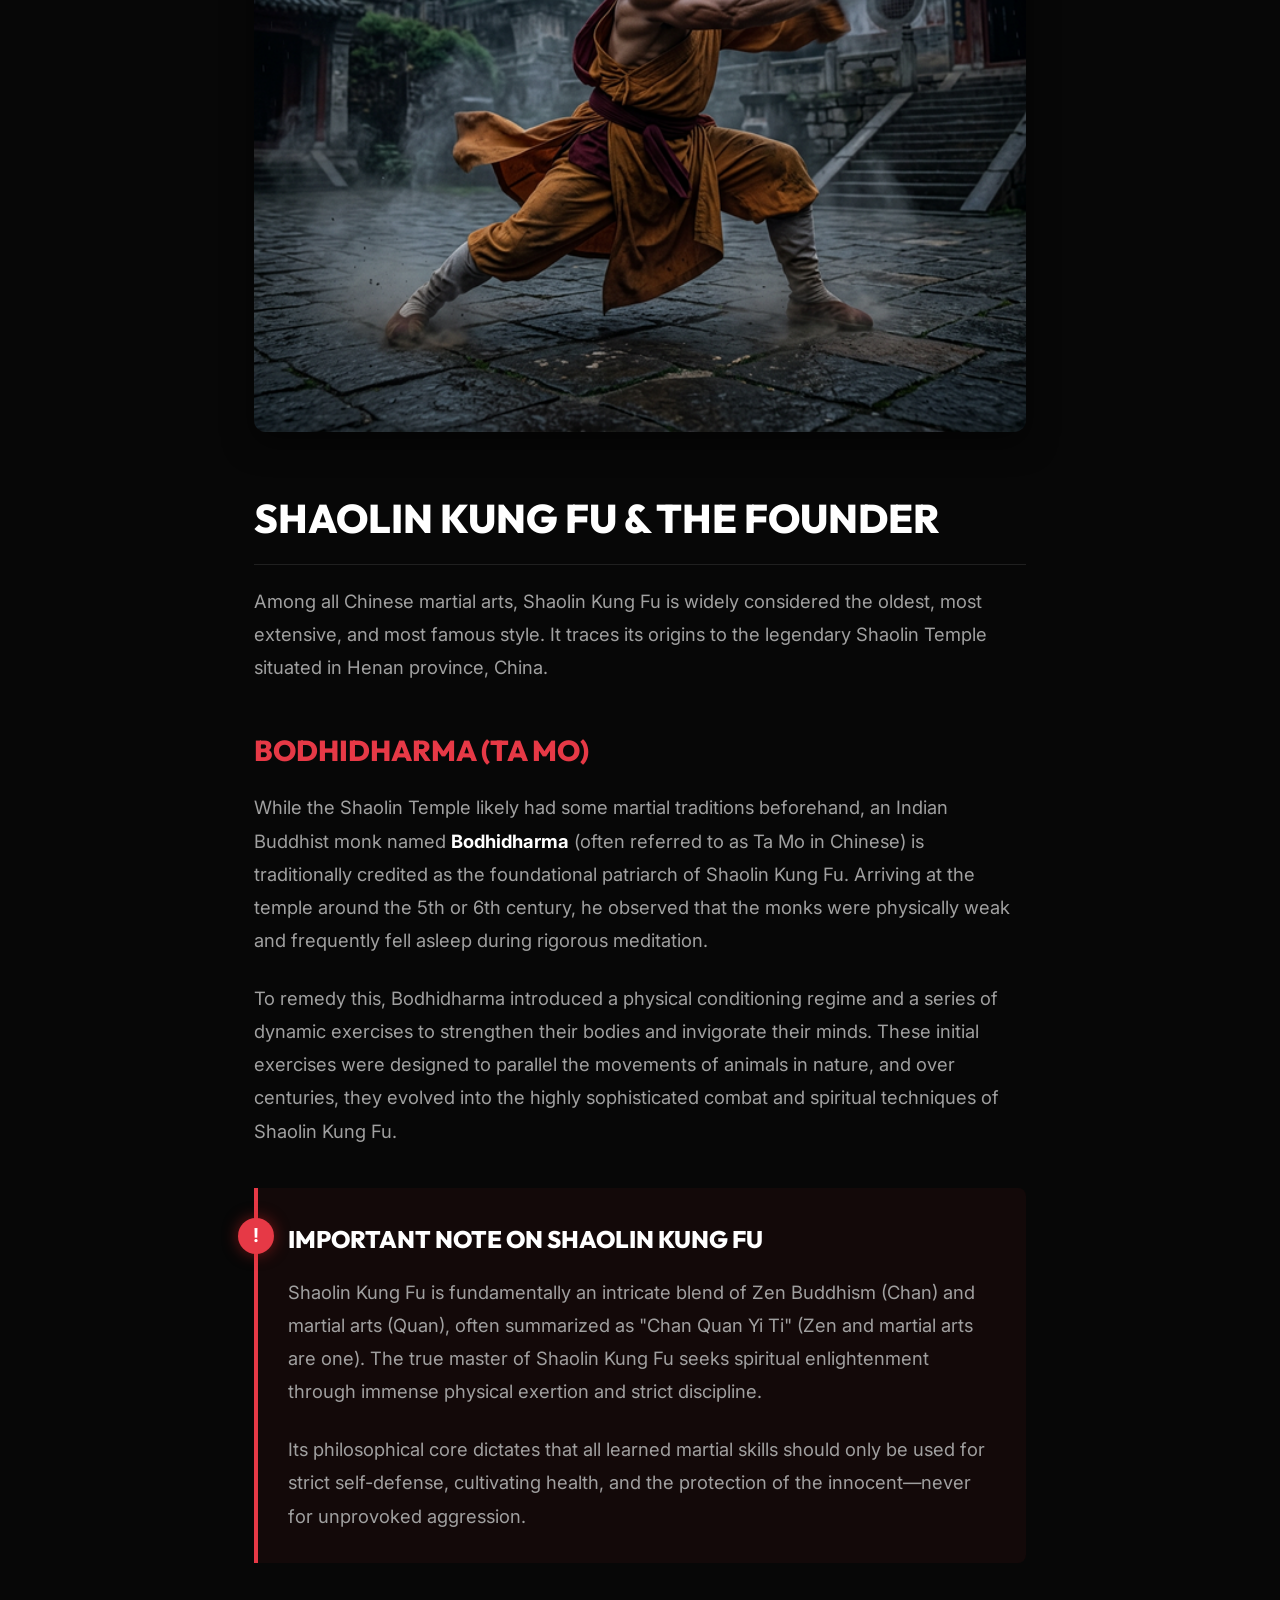
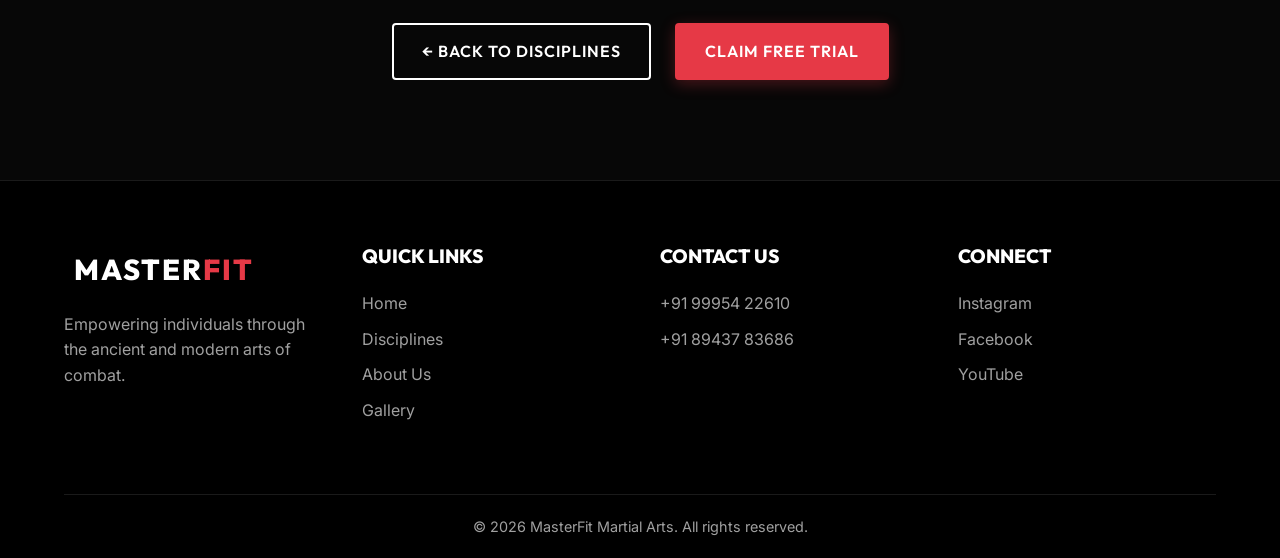
<file: kungfu.html>
<!DOCTYPE html>
<html lang="en">

<head>
    <meta charset="UTF-8">
    <meta name="viewport" content="width=device-width, initial-scale=1.0">
    <title>MasterFit Martial Arts | Kung Fu</title>
    <meta name="description"
        content="Learn about Kung Fu at MasterFit Martial Arts. Who is the founder, the history of Shaolin Kung Fu, and what is Kung Fu.">
    <link rel="preconnect" href="https://fonts.googleapis.com">
    <link rel="preconnect" href="https://fonts.gstatic.com" crossorigin>
    <link
        href="https://fonts.googleapis.com/css2?family=Outfit:wght@300;400;600;800;900&family=Inter:wght@300;400;500;700&display=swap"
        rel="stylesheet">
    <link rel="stylesheet" href="style.css">
    <style>
        .page-header {
            padding: 100px 5% 50px;
            text-align: center;
            background: linear-gradient(to bottom, var(--bg-dark), #111);
        }

        .page-header h1 {
            font-size: 3.5rem;
            margin-bottom: 20px;
        }

        .hero-banner {
            width: 100%;
            height: 50vh;
            min-height: 300px;
            background-image: url('images/kung_fu.png');
            background-size: cover;
            background-position: center 30%;
            position: relative;
            margin-top: 80px;
            /* offset navbar */
        }

        .hero-banner::after {
            content: '';
            position: absolute;
            top: 0;
            left: 0;
            right: 0;
            bottom: 0;
            background: linear-gradient(to bottom, rgba(10, 10, 10, 0.3) 0%, #0a0a0a 100%);
        }

        .content-section {
            padding: 50px 5% 100px;
            max-width: 900px;
            margin: 0 auto;
            line-height: 1.8;
            color: var(--text-secondary);
        }

        .content-section h2 {
            color: var(--text-primary);
            margin-top: 50px;
            margin-bottom: 20px;
            font-size: 2.5rem;
            font-family: var(--font-display);
            border-bottom: 1px solid rgba(255, 255, 255, 0.1);
            padding-bottom: 10px;
        }

        .content-section h3 {
            color: var(--accent-primary);
            margin-top: 40px;
            margin-bottom: 15px;
            font-size: 1.8rem;
            font-family: var(--font-display);
        }

        .content-section p {
            margin-bottom: 25px;
            font-size: 1.15rem;
        }

        .content-section strong {
            color: var(--text-primary);
        }

        .note-box {
            background: rgba(220, 38, 38, 0.05);
            /* very faint red */
            border-left: 4px solid var(--accent-primary);
            padding: 30px;
            margin: 40px 0;
            border-radius: 0 8px 8px 0;
            position: relative;
        }

        .note-box::before {
            content: '!';
            position: absolute;
            left: -20px;
            top: 30px;
            width: 36px;
            height: 36px;
            background: var(--accent-primary);
            color: white;
            border-radius: 50%;
            display: flex;
            align-items: center;
            justify-content: center;
            font-weight: bold;
            font-size: 1.2rem;
            box-shadow: 0 0 15px rgba(220, 38, 38, 0.5);
        }

        .note-box h4 {
            color: var(--text-primary);
            font-size: 1.5rem;
            margin-bottom: 15px;
            font-family: var(--font-display);
        }

        .note-box p:last-child {
            margin-bottom: 0;
        }
    </style>
</head>

<body>

    <nav class="navbar">
        <div class="nav-container">
            <a href="index.html" class="logo">MASTER<span>FIT</span></a>
            <div class="nav-links">
                <a href="index.html#hero">Home</a>
                <a href="index.html#disciplines" class="active">Disciplines</a>
                <a href="index.html#about">About Us</a>
                <a href="gallery.html">Gallery</a>
                <a href="index.html#pricing">Pricing</a>
                <a href="index.html#contact" class="btn btn-outline">Join Now</a>
            </div>
            <div class="mobile-menu-btn">
                <span></span>
                <span></span>
                <span></span>
            </div>
        </div>
    </nav>

    <div class="hero-banner"></div>

    <header class="page-header fade-in-up" style="padding-top: 40px; background: none;">
        <h1 style="color: var(--accent-primary);">KUNG <span class="highlight"
                style="color: var(--text-primary);">FU</span></h1>
        <p style="font-size: 1.2rem; color: var(--text-secondary);">The Ancient Chinese Art of Mastery</p>
    </header>

    <section class="content-section fade-in-up">
        <h2>What is Kung Fu?</h2>
        <p>Kung Fu, sometimes referred to as Wushu in modern contexts, is a broad term encompassing hundreds of styles
            of Chinese martial arts. It emphasizes continuous fluid movements, rapid explosive strikes, powerful
            footwork, and joint manipulation.</p>
        <p>Beyond being merely a system of physical combat, Kung Fu is deeply rooted in ancient Chinese philosophy. It
            focuses heavily on personal discipline, mental focus, the cultivation of internal energy (Qi or Chi), and
            honorable moral character. At MasterFit, our Kung Fu training works to unite the mind, body, and spirit into
            an unbreakable whole.</p>

        <div style="margin: 40px 0; border-radius: 12px; overflow: hidden; box-shadow: 0 10px 30px rgba(0,0,0,0.5);">
            <img src="images/kungfu_action.png" alt="Dynamic Kung Fu Stance"
                style="width: 100%; height: auto; display: block; filter: brightness(0.9);">
        </div>

        <h2>Shaolin Kung Fu & The Founder</h2>
        <p>Among all Chinese martial arts, Shaolin Kung Fu is widely considered the oldest, most extensive, and most
            famous style. It traces its origins to the legendary Shaolin Temple situated in Henan province, China.</p>

        <h3>Bodhidharma (Ta Mo)</h3>
        <p>While the Shaolin Temple likely had some martial traditions beforehand, an Indian Buddhist monk named
            <strong>Bodhidharma</strong> (often referred to as Ta Mo in Chinese) is traditionally credited as the
            foundational patriarch of Shaolin Kung Fu. Arriving at the temple around the 5th or 6th century, he observed
            that the monks were physically weak and frequently fell asleep during rigorous meditation.
        </p>
        <p>To remedy this, Bodhidharma introduced a physical conditioning regime and a series of dynamic exercises to
            strengthen their bodies and invigorate their minds. These initial exercises were designed to parallel the
            movements of animals in nature, and over centuries, they evolved into the highly sophisticated combat and
            spiritual techniques of Shaolin Kung Fu.</p>

        <div class="note-box">
            <h4>Important Note on Shaolin Kung Fu</h4>
            <p>Shaolin Kung Fu is fundamentally an intricate blend of Zen Buddhism (Chan) and martial arts (Quan), often
                summarized as "Chan Quan Yi Ti" (Zen and martial arts are one). The true master of Shaolin Kung Fu seeks
                spiritual enlightenment through immense physical exertion and strict discipline.</p>
            <p>Its philosophical core dictates that all learned martial skills should only be used for strict
                self-defense, cultivating health, and the protection of the innocent—never for unprovoked aggression.
            </p>
        </div>

        <div style="text-align: center; margin-top: 60px;">
            <a href="index.html#disciplines" class="btn btn-secondary">&larr; Back to Disciplines</a>
            <a href="index.html#contact" class="btn btn-primary" style="margin-left: 20px;">Claim Free Trial</a>
        </div>
    </section>

    <footer>
        <div class="footer-content">
            <div class="footer-brand">
                <a href="index.html" class="logo">MASTER<span>FIT</span></a>
                <p>Empowering individuals through the ancient and modern arts of combat.</p>
            </div>
            <div class="footer-links">
                <h4>Quick Links</h4>
                <a href="index.html#hero">Home</a>
                <a href="index.html#disciplines">Disciplines</a>
                <a href="index.html#about">About Us</a>
                <a href="gallery.html">Gallery</a>
            </div>
            <div class="footer-social">
                <h4>Contact Us</h4>
                <a href="tel:+919995422610">+91 99954 22610</a>
                <a href="tel:+918943783686">+91 89437 83686</a>
            </div>
            <div class="footer-social">
                <h4>Connect</h4>
                <a href="https://www.instagram.com/master_fit__/" target="_blank">Instagram</a>
                <a href="#">Facebook</a>
                <a href="#">YouTube</a>
            </div>
        </div>
        <div class="footer-bottom">
            <p>&copy; 2026 MasterFit Martial Arts. All rights reserved.</p>
        </div>
    </footer>

    <script src="script.js"></script>
</body>

</html>
</file>
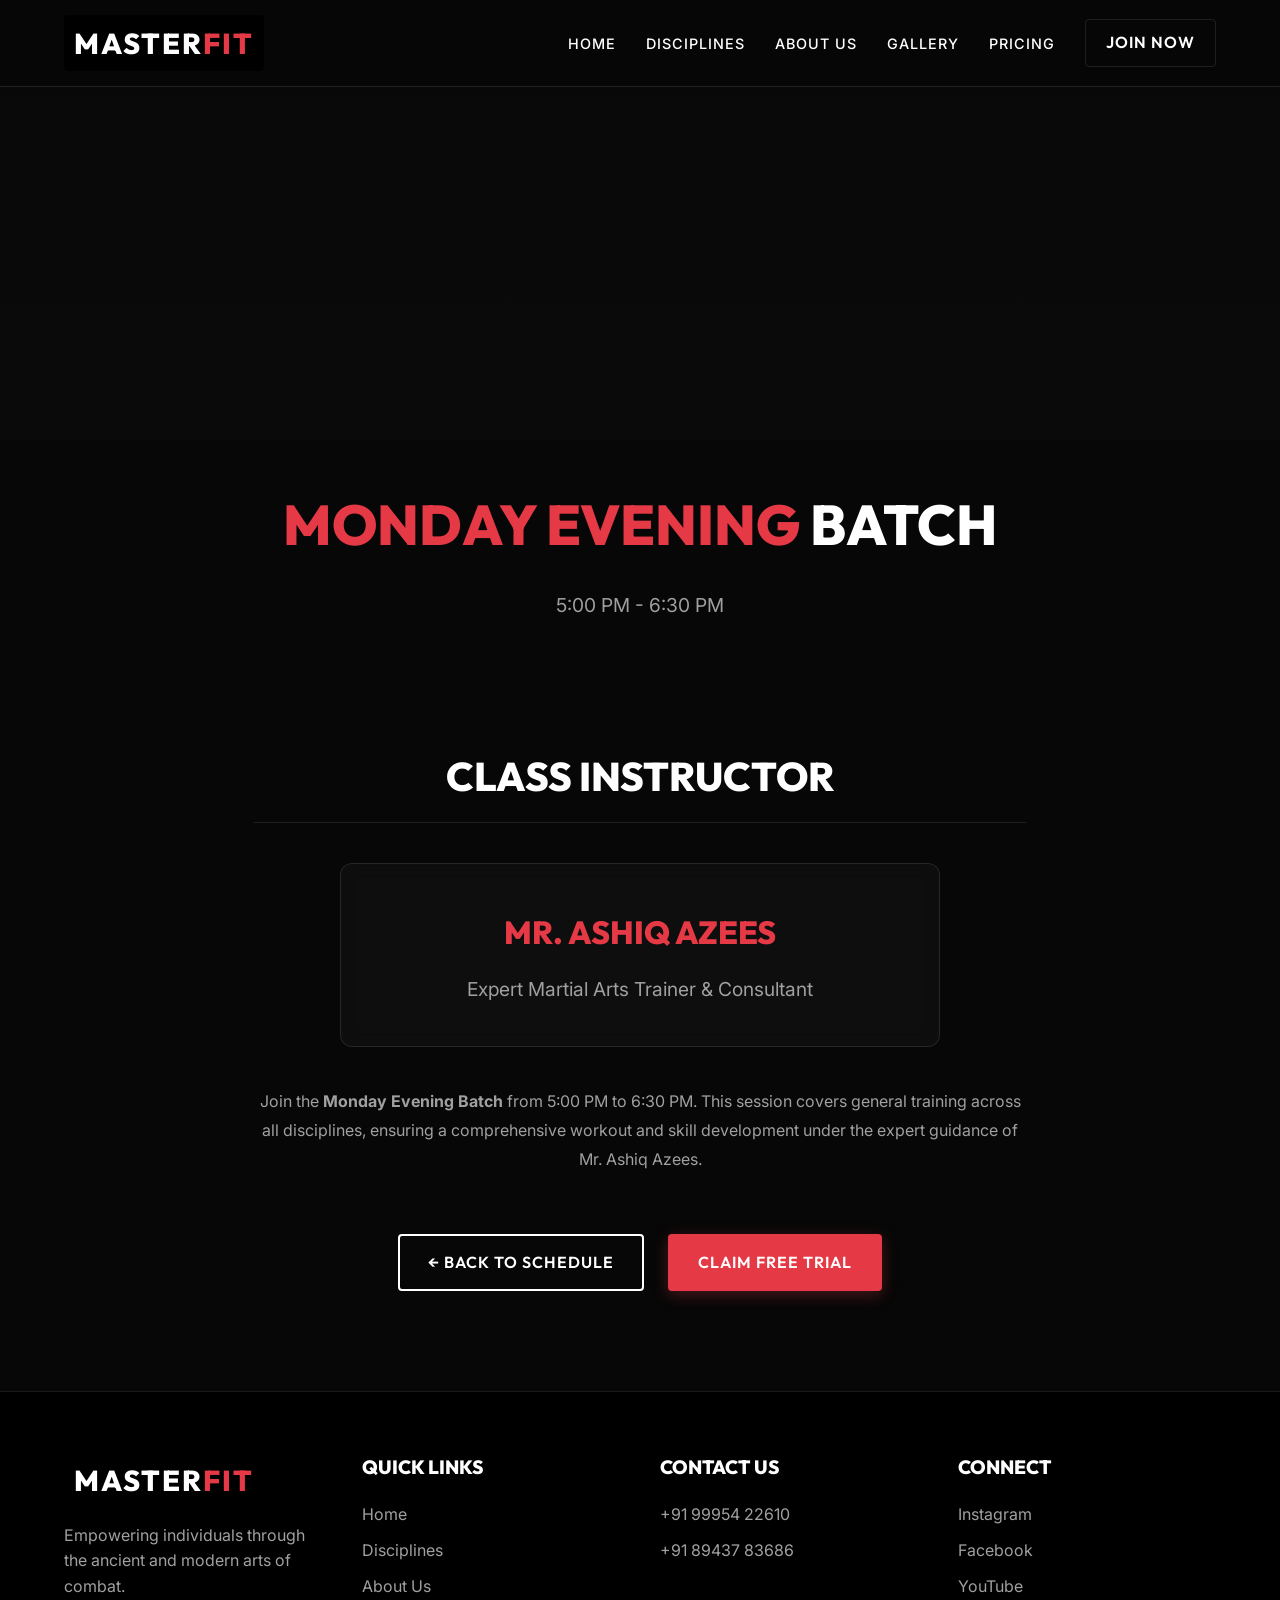
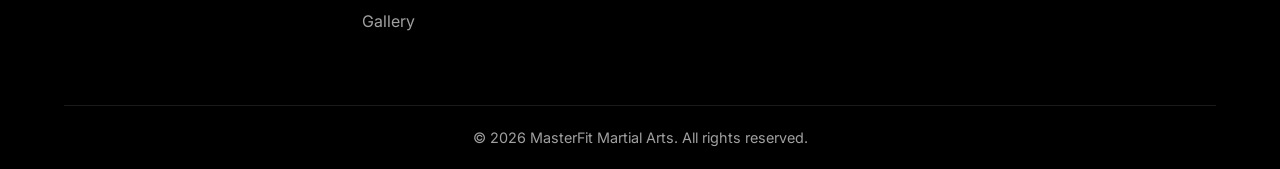
<file: monday-class.html>
<!DOCTYPE html>
<html lang="en">

<head>
    <meta charset="UTF-8">
    <meta name="viewport" content="width=device-width, initial-scale=1.0">
    <title>MasterFit Martial Arts | Monday Evening Batch</title>
    <meta name="description"
        content="Details for the Monday Evening Batch at MasterFit Martial Arts led by Mr. ASHIQ AZEES.">
    <link rel="preconnect" href="https://fonts.googleapis.com">
    <link rel="preconnect" href="https://fonts.gstatic.com" crossorigin>
    <link
        href="https://fonts.googleapis.com/css2?family=Outfit:wght@300;400;600;800;900&family=Inter:wght@300;400;500;700&display=swap"
        rel="stylesheet">
    <link rel="stylesheet" href="style.css">
    <style>
        .page-header {
            padding: 100px 5% 50px;
            text-align: center;
            background: linear-gradient(to bottom, var(--bg-dark), #111);
        }

        .page-header h1 {
            font-size: 3.5rem;
            margin-bottom: 20px;
        }

        .hero-banner {
            width: 100%;
            height: 40vh;
            min-height: 250px;
            /* Using abstract gym background */
            background-image: url('https://images.unsplash.com/photo-1544367567-0f2fcb009e0b?auto=format&fit=crop&q=80&w=1000');
            background-size: cover;
            background-position: center;
            position: relative;
            margin-top: 80px;
        }

        .hero-banner::after {
            content: '';
            position: absolute;
            top: 0;
            left: 0;
            right: 0;
            bottom: 0;
            background: linear-gradient(to bottom, rgba(10, 10, 10, 0.5) 0%, #0a0a0a 100%);
        }

        .content-section {
            padding: 50px 5% 100px;
            max-width: 900px;
            margin: 0 auto;
            line-height: 1.8;
            color: var(--text-secondary);
            text-align: center;
        }

        .content-section h2 {
            color: var(--text-primary);
            margin-top: 20px;
            margin-bottom: 20px;
            font-size: 2.5rem;
            font-family: var(--font-display);
            border-bottom: 1px solid rgba(255, 255, 255, 0.1);
            padding-bottom: 10px;
        }

        .instructor-card {
            background: rgba(255, 255, 255, 0.03);
            border: 1px solid rgba(255, 255, 255, 0.1);
            border-radius: 12px;
            padding: 40px;
            margin: 40px auto;
            max-width: 600px;
            backdrop-filter: blur(10px);
        }

        .instructor-card h3 {
            color: var(--accent-primary);
            font-size: 2rem;
            margin-bottom: 10px;
            font-family: var(--font-display);
        }

        .instructor-card p {
            font-size: 1.2rem;
            margin-bottom: 0;
        }
    </style>
</head>

<body>

    <nav class="navbar">
        <div class="nav-container">
            <a href="index.html" class="logo">MASTER<span>FIT</span></a>
            <div class="nav-links">
                <a href="index.html#hero">Home</a>
                <a href="index.html#disciplines">Disciplines</a>
                <a href="index.html#about">About Us</a>
                <a href="gallery.html">Gallery</a>
                <a href="index.html#pricing">Pricing</a>
                <a href="index.html#contact" class="btn btn-outline">Join Now</a>
            </div>
            <div class="mobile-menu-btn">
                <span></span>
                <span></span>
                <span></span>
            </div>
        </div>
    </nav>

    <div class="hero-banner"></div>

    <header class="page-header fade-in-up" style="padding-top: 40px; background: none;">
        <h1 style="color: var(--accent-primary);">MONDAY EVENING <span class="highlight"
                style="color: var(--text-primary);">BATCH</span></h1>
        <p style="font-size: 1.2rem; color: var(--text-secondary);">5:00 PM - 6:30 PM</p>
    </header>

    <section class="content-section fade-in-up">
        <h2>Class Instructor</h2>

        <div class="instructor-card">
            <h3>Mr. ASHIQ AZEES</h3>
            <p>Expert Martial Arts Trainer & Consultant</p>
        </div>

        <p>Join the <strong>Monday Evening Batch</strong> from 5:00 PM to 6:30 PM. This session covers general training
            across all disciplines, ensuring a comprehensive workout and skill development under the expert guidance of
            Mr. Ashiq Azees.</p>

        <div style="text-align: center; margin-top: 60px;">
            <a href="index.html#pricing" class="btn btn-secondary">&larr; Back to Schedule</a>
            <a href="index.html#contact" class="btn btn-primary" style="margin-left: 20px;">Claim Free Trial</a>
        </div>
    </section>

    <footer>
        <div class="footer-content">
            <div class="footer-brand">
                <a href="index.html" class="logo">MASTER<span>FIT</span></a>
                <p>Empowering individuals through the ancient and modern arts of combat.</p>
            </div>
            <div class="footer-links">
                <h4>Quick Links</h4>
                <a href="index.html#hero">Home</a>
                <a href="index.html#disciplines">Disciplines</a>
                <a href="index.html#about">About Us</a>
                <a href="gallery.html">Gallery</a>
            </div>
            <div class="footer-social">
                <h4>Contact Us</h4>
                <a href="tel:+919995422610">+91 99954 22610</a>
                <a href="tel:+918943783686">+91 89437 83686</a>
            </div>
            <div class="footer-social">
                <h4>Connect</h4>
                <a href="https://www.instagram.com/master_fit__/" target="_blank">Instagram</a>
                <a href="#">Facebook</a>
                <a href="#">YouTube</a>
            </div>
        </div>
        <div class="footer-bottom">
            <p>&copy; 2026 MasterFit Martial Arts. All rights reserved.</p>
        </div>
    </footer>

    <script src="script.js"></script>
</body>

</html>
</file>
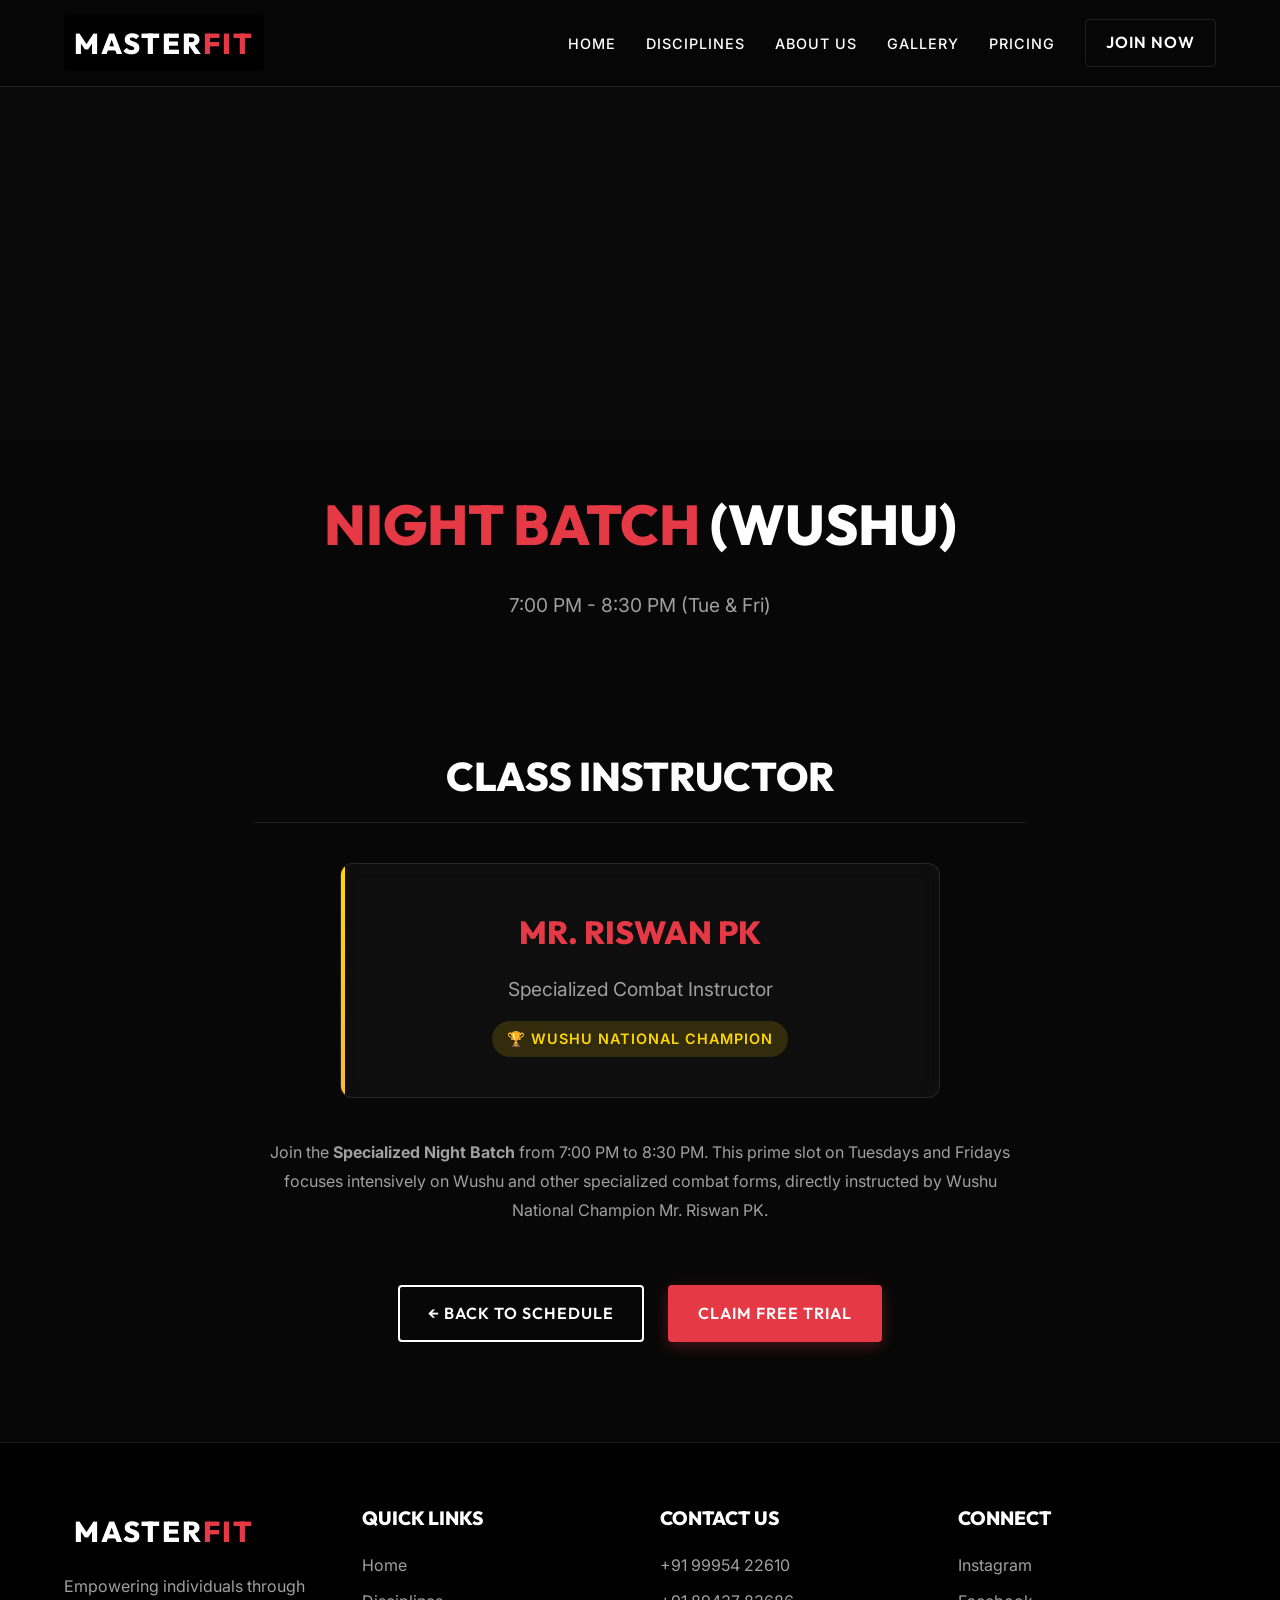
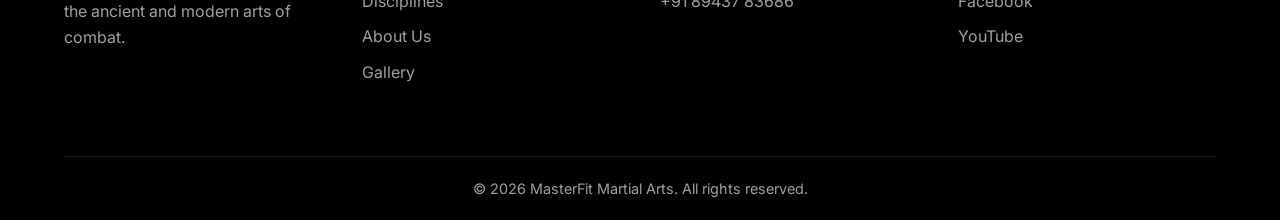
<file: night-class-wushu.html>
<!DOCTYPE html>
<html lang="en">

<head>
    <meta charset="UTF-8">
    <meta name="viewport" content="width=device-width, initial-scale=1.0">
    <title>MasterFit Martial Arts | Wushu Night Batch</title>
    <meta name="description"
        content="Details for the Specialized Wushu Night Batch at MasterFit Martial Arts led by National Champion Mr. RISWAN PK.">
    <link rel="preconnect" href="https://fonts.googleapis.com">
    <link rel="preconnect" href="https://fonts.gstatic.com" crossorigin>
    <link
        href="https://fonts.googleapis.com/css2?family=Outfit:wght@300;400;600;800;900&family=Inter:wght@300;400;500;700&display=swap"
        rel="stylesheet">
    <link rel="stylesheet" href="style.css">
    <style>
        .page-header {
            padding: 100px 5% 50px;
            text-align: center;
            background: linear-gradient(to bottom, var(--bg-dark), #111);
        }

        .page-header h1 {
            font-size: 3.5rem;
            margin-bottom: 20px;
        }

        .hero-banner {
            width: 100%;
            height: 40vh;
            min-height: 250px;
            /* Specialized Wushu-focused image */
            background-image: url('https://images.unsplash.com/photo-1599058917212-d750089bc07e?auto=format&fit=crop&q=80&w=1000');
            background-size: cover;
            background-position: center 30%;
            position: relative;
            margin-top: 80px;
        }

        .hero-banner::after {
            content: '';
            position: absolute;
            top: 0;
            left: 0;
            right: 0;
            bottom: 0;
            background: linear-gradient(to bottom, rgba(10, 10, 10, 0.6) 0%, #0a0a0a 100%);
        }

        .content-section {
            padding: 50px 5% 100px;
            max-width: 900px;
            margin: 0 auto;
            line-height: 1.8;
            color: var(--text-secondary);
            text-align: center;
        }

        .content-section h2 {
            color: var(--text-primary);
            margin-top: 20px;
            margin-bottom: 20px;
            font-size: 2.5rem;
            font-family: var(--font-display);
            border-bottom: 1px solid rgba(255, 255, 255, 0.1);
            padding-bottom: 10px;
        }

        .instructor-card {
            background: rgba(255, 255, 255, 0.03);
            border: 1px solid rgba(255, 255, 255, 0.1);
            border-radius: 12px;
            padding: 40px;
            margin: 40px auto;
            max-width: 600px;
            backdrop-filter: blur(10px);
            position: relative;
            overflow: hidden;
        }

        /* Add a subtle champion gold accent */
        .instructor-card::before {
            content: '';
            position: absolute;
            top: 0;
            left: 0;
            width: 4px;
            height: 100%;
            background: linear-gradient(to bottom, #FFD700, #FDB931);
        }

        .instructor-card h3 {
            color: var(--accent-primary);
            font-size: 2rem;
            margin-bottom: 10px;
            font-family: var(--font-display);
        }

        .instructor-card p {
            font-size: 1.2rem;
            margin-bottom: 0px;
        }

        .champion-badge {
            display: inline-block;
            background: rgba(255, 215, 0, 0.15);
            color: #FFD700;
            padding: 5px 15px;
            border-radius: 20px;
            font-size: 0.9rem;
            font-weight: 600;
            letter-spacing: 1px;
            margin-top: 15px;
            text-transform: uppercase;
        }
    </style>
</head>

<body>

    <nav class="navbar">
        <div class="nav-container">
            <a href="index.html" class="logo">MASTER<span>FIT</span></a>
            <div class="nav-links">
                <a href="index.html#hero">Home</a>
                <a href="index.html#disciplines">Disciplines</a>
                <a href="index.html#about">About Us</a>
                <a href="gallery.html">Gallery</a>
                <a href="index.html#pricing">Pricing</a>
                <a href="index.html#contact" class="btn btn-outline">Join Now</a>
            </div>
            <div class="mobile-menu-btn">
                <span></span>
                <span></span>
                <span></span>
            </div>
        </div>
    </nav>

    <div class="hero-banner"></div>

    <header class="page-header fade-in-up" style="padding-top: 40px; background: none;">
        <h1 style="color: var(--accent-primary);">NIGHT BATCH <span class="highlight"
                style="color: var(--text-primary);">(WUSHU)</span></h1>
        <p style="font-size: 1.2rem; color: var(--text-secondary);">7:00 PM - 8:30 PM (Tue & Fri)</p>
    </header>

    <section class="content-section fade-in-up">
        <h2>Class Instructor</h2>

        <div class="instructor-card">
            <h3>Mr. RISWAN PK</h3>
            <p>Specialized Combat Instructor</p>
            <div class="champion-badge">🏆 Wushu National Champion</div>
        </div>

        <p>Join the <strong>Specialized Night Batch</strong> from 7:00 PM to 8:30 PM. This prime slot on Tuesdays and
            Fridays focuses intensively on Wushu and other specialized combat forms, directly instructed by Wushu
            National Champion Mr. Riswan PK.</p>

        <div style="text-align: center; margin-top: 60px;">
            <a href="index.html#pricing" class="btn btn-secondary">&larr; Back to Schedule</a>
            <a href="index.html#contact" class="btn btn-primary" style="margin-left: 20px;">Claim Free Trial</a>
        </div>
    </section>

    <footer>
        <div class="footer-content">
            <div class="footer-brand">
                <a href="index.html" class="logo">MASTER<span>FIT</span></a>
                <p>Empowering individuals through the ancient and modern arts of combat.</p>
            </div>
            <div class="footer-links">
                <h4>Quick Links</h4>
                <a href="index.html#hero">Home</a>
                <a href="index.html#disciplines">Disciplines</a>
                <a href="index.html#about">About Us</a>
                <a href="gallery.html">Gallery</a>
            </div>
            <div class="footer-social">
                <h4>Contact Us</h4>
                <a href="tel:+919995422610">+91 99954 22610</a>
                <a href="tel:+918943783686">+91 89437 83686</a>
            </div>
            <div class="footer-social">
                <h4>Connect</h4>
                <a href="https://www.instagram.com/master_fit__/" target="_blank">Instagram</a>
                <a href="#">Facebook</a>
                <a href="#">YouTube</a>
            </div>
        </div>
        <div class="footer-bottom">
            <p>&copy; 2026 MasterFit Martial Arts. All rights reserved.</p>
        </div>
    </footer>

    <script src="script.js"></script>
</body>

</html>
</file>
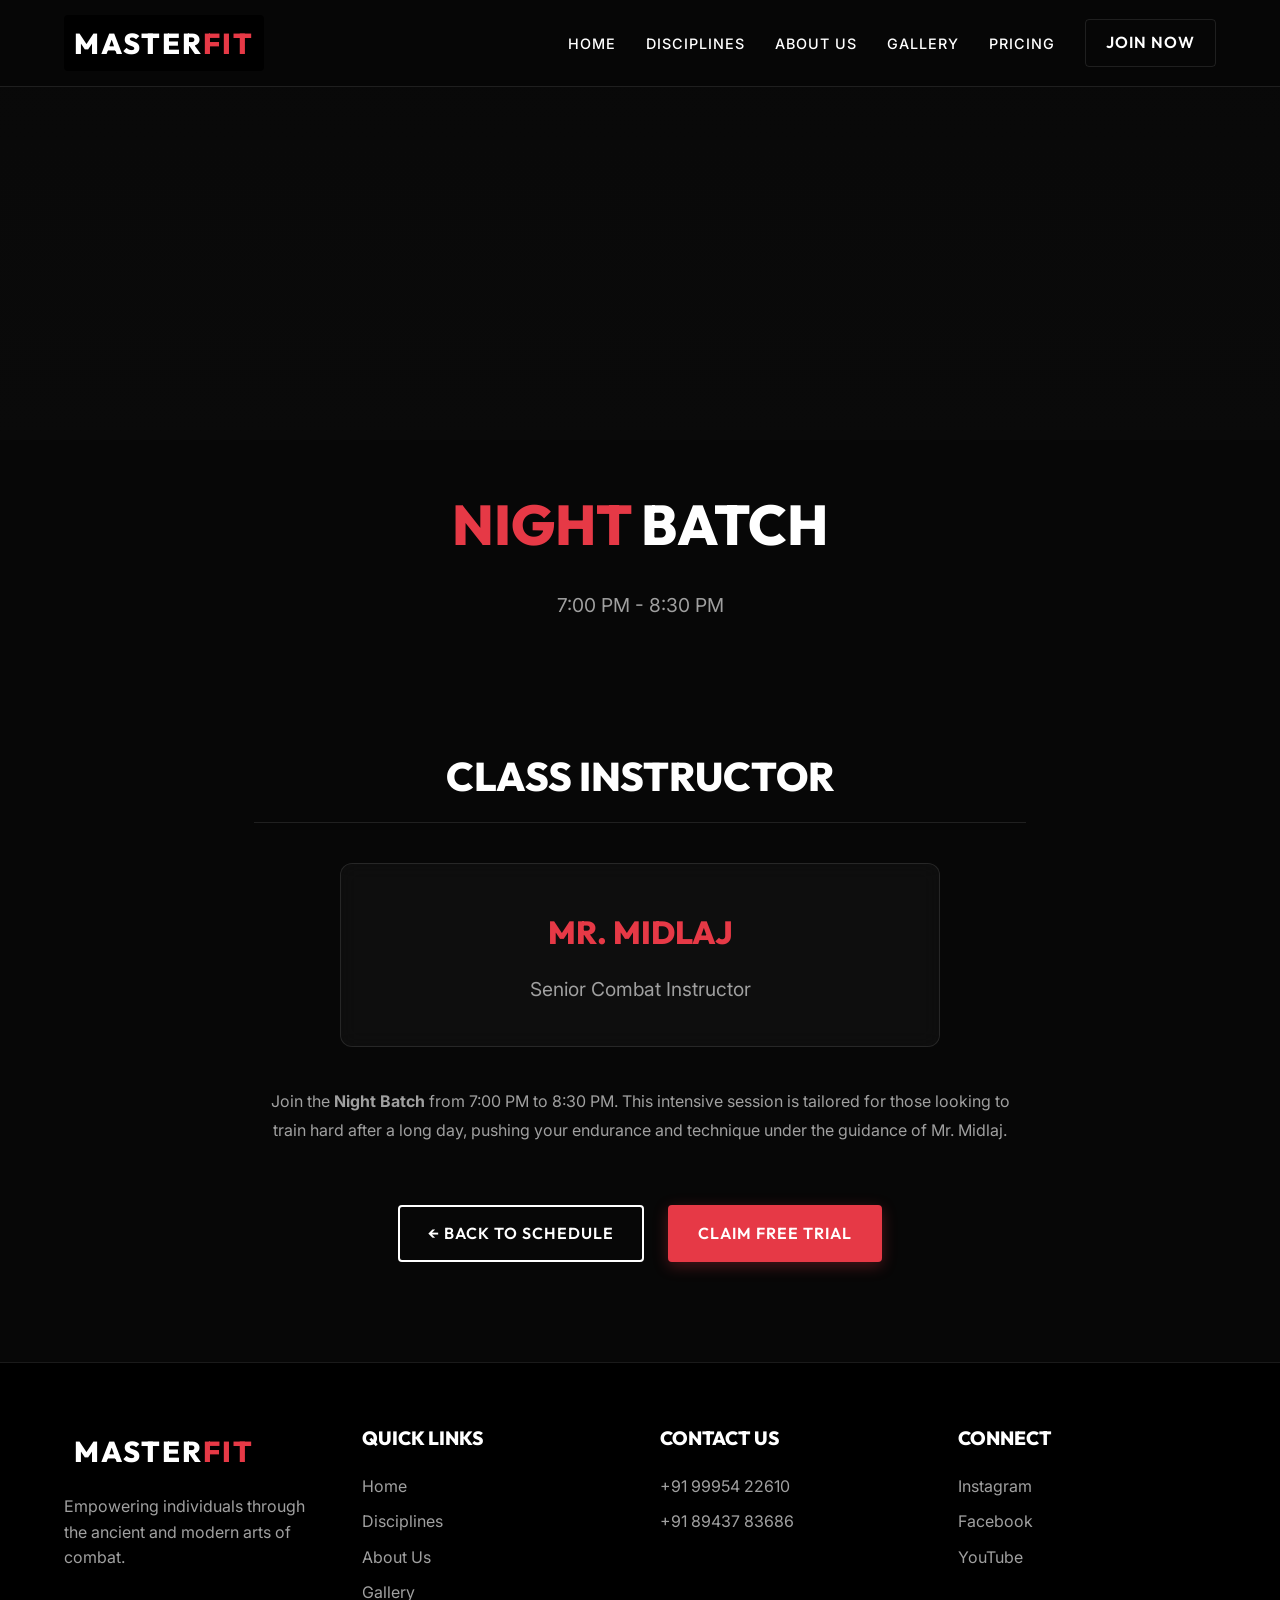
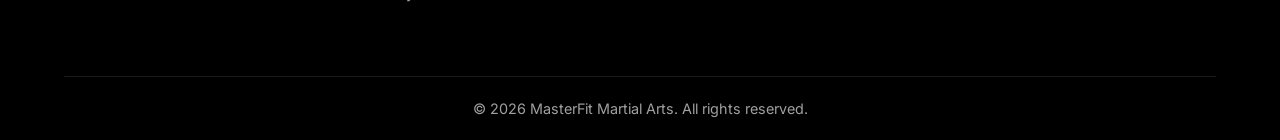
<file: night-class.html>
<!DOCTYPE html>
<html lang="en">

<head>
    <meta charset="UTF-8">
    <meta name="viewport" content="width=device-width, initial-scale=1.0">
    <title>MasterFit Martial Arts | Night Batch</title>
    <meta name="description" content="Details for the Night Batch at MasterFit Martial Arts led by Mr. MIDLAJ.">
    <link rel="preconnect" href="https://fonts.googleapis.com">
    <link rel="preconnect" href="https://fonts.gstatic.com" crossorigin>
    <link
        href="https://fonts.googleapis.com/css2?family=Outfit:wght@300;400;600;800;900&family=Inter:wght@300;400;500;700&display=swap"
        rel="stylesheet">
    <link rel="stylesheet" href="style.css">
    <style>
        .page-header {
            padding: 100px 5% 50px;
            text-align: center;
            background: linear-gradient(to bottom, var(--bg-dark), #111);
        }

        .page-header h1 {
            font-size: 3.5rem;
            margin-bottom: 20px;
        }

        .hero-banner {
            width: 100%;
            height: 40vh;
            min-height: 250px;
            /* Using abstract dark gym background for night vibe */
            background-image: url('https://images.unsplash.com/photo-1579758629938-03607ccdbaba?auto=format&fit=crop&q=80&w=1000');
            background-size: cover;
            background-position: center;
            position: relative;
            margin-top: 80px;
        }

        .hero-banner::after {
            content: '';
            position: absolute;
            top: 0;
            left: 0;
            right: 0;
            bottom: 0;
            background: linear-gradient(to bottom, rgba(10, 10, 10, 0.6) 0%, #0a0a0a 100%);
        }

        .content-section {
            padding: 50px 5% 100px;
            max-width: 900px;
            margin: 0 auto;
            line-height: 1.8;
            color: var(--text-secondary);
            text-align: center;
        }

        .content-section h2 {
            color: var(--text-primary);
            margin-top: 20px;
            margin-bottom: 20px;
            font-size: 2.5rem;
            font-family: var(--font-display);
            border-bottom: 1px solid rgba(255, 255, 255, 0.1);
            padding-bottom: 10px;
        }

        .instructor-card {
            background: rgba(255, 255, 255, 0.03);
            border: 1px solid rgba(255, 255, 255, 0.1);
            border-radius: 12px;
            padding: 40px;
            margin: 40px auto;
            max-width: 600px;
            backdrop-filter: blur(10px);
        }

        .instructor-card h3 {
            color: var(--accent-primary);
            font-size: 2rem;
            margin-bottom: 10px;
            font-family: var(--font-display);
        }

        .instructor-card p {
            font-size: 1.2rem;
            margin-bottom: 0;
        }
    </style>
</head>

<body>

    <nav class="navbar">
        <div class="nav-container">
            <a href="index.html" class="logo">MASTER<span>FIT</span></a>
            <div class="nav-links">
                <a href="index.html#hero">Home</a>
                <a href="index.html#disciplines">Disciplines</a>
                <a href="index.html#about">About Us</a>
                <a href="gallery.html">Gallery</a>
                <a href="index.html#pricing">Pricing</a>
                <a href="index.html#contact" class="btn btn-outline">Join Now</a>
            </div>
            <div class="mobile-menu-btn">
                <span></span>
                <span></span>
                <span></span>
            </div>
        </div>
    </nav>

    <div class="hero-banner"></div>

    <header class="page-header fade-in-up" style="padding-top: 40px; background: none;">
        <h1 style="color: var(--accent-primary);">NIGHT <span class="highlight"
                style="color: var(--text-primary);">BATCH</span></h1>
        <p style="font-size: 1.2rem; color: var(--text-secondary);">7:00 PM - 8:30 PM</p>
    </header>

    <section class="content-section fade-in-up">
        <h2>Class Instructor</h2>

        <div class="instructor-card">
            <h3>Mr. MIDLAJ</h3>
            <p>Senior Combat Instructor</p>
        </div>

        <p>Join the <strong>Night Batch</strong> from 7:00 PM to 8:30 PM. This intensive session is tailored for those
            looking to train hard after a long day, pushing your endurance and technique under the guidance of Mr.
            Midlaj.</p>

        <div style="text-align: center; margin-top: 60px;">
            <a href="index.html#pricing" class="btn btn-secondary">&larr; Back to Schedule</a>
            <a href="index.html#contact" class="btn btn-primary" style="margin-left: 20px;">Claim Free Trial</a>
        </div>
    </section>

    <footer>
        <div class="footer-content">
            <div class="footer-brand">
                <a href="index.html" class="logo">MASTER<span>FIT</span></a>
                <p>Empowering individuals through the ancient and modern arts of combat.</p>
            </div>
            <div class="footer-links">
                <h4>Quick Links</h4>
                <a href="index.html#hero">Home</a>
                <a href="index.html#disciplines">Disciplines</a>
                <a href="index.html#about">About Us</a>
                <a href="gallery.html">Gallery</a>
            </div>
            <div class="footer-social">
                <h4>Contact Us</h4>
                <a href="tel:+919995422610">+91 99954 22610</a>
                <a href="tel:+918943783686">+91 89437 83686</a>
            </div>
            <div class="footer-social">
                <h4>Connect</h4>
                <a href="https://www.instagram.com/master_fit__/" target="_blank">Instagram</a>
                <a href="#">Facebook</a>
                <a href="#">YouTube</a>
            </div>
        </div>
        <div class="footer-bottom">
            <p>&copy; 2026 MasterFit Martial Arts. All rights reserved.</p>
        </div>
    </footer>

    <script src="script.js"></script>
</body>

</html>
</file>
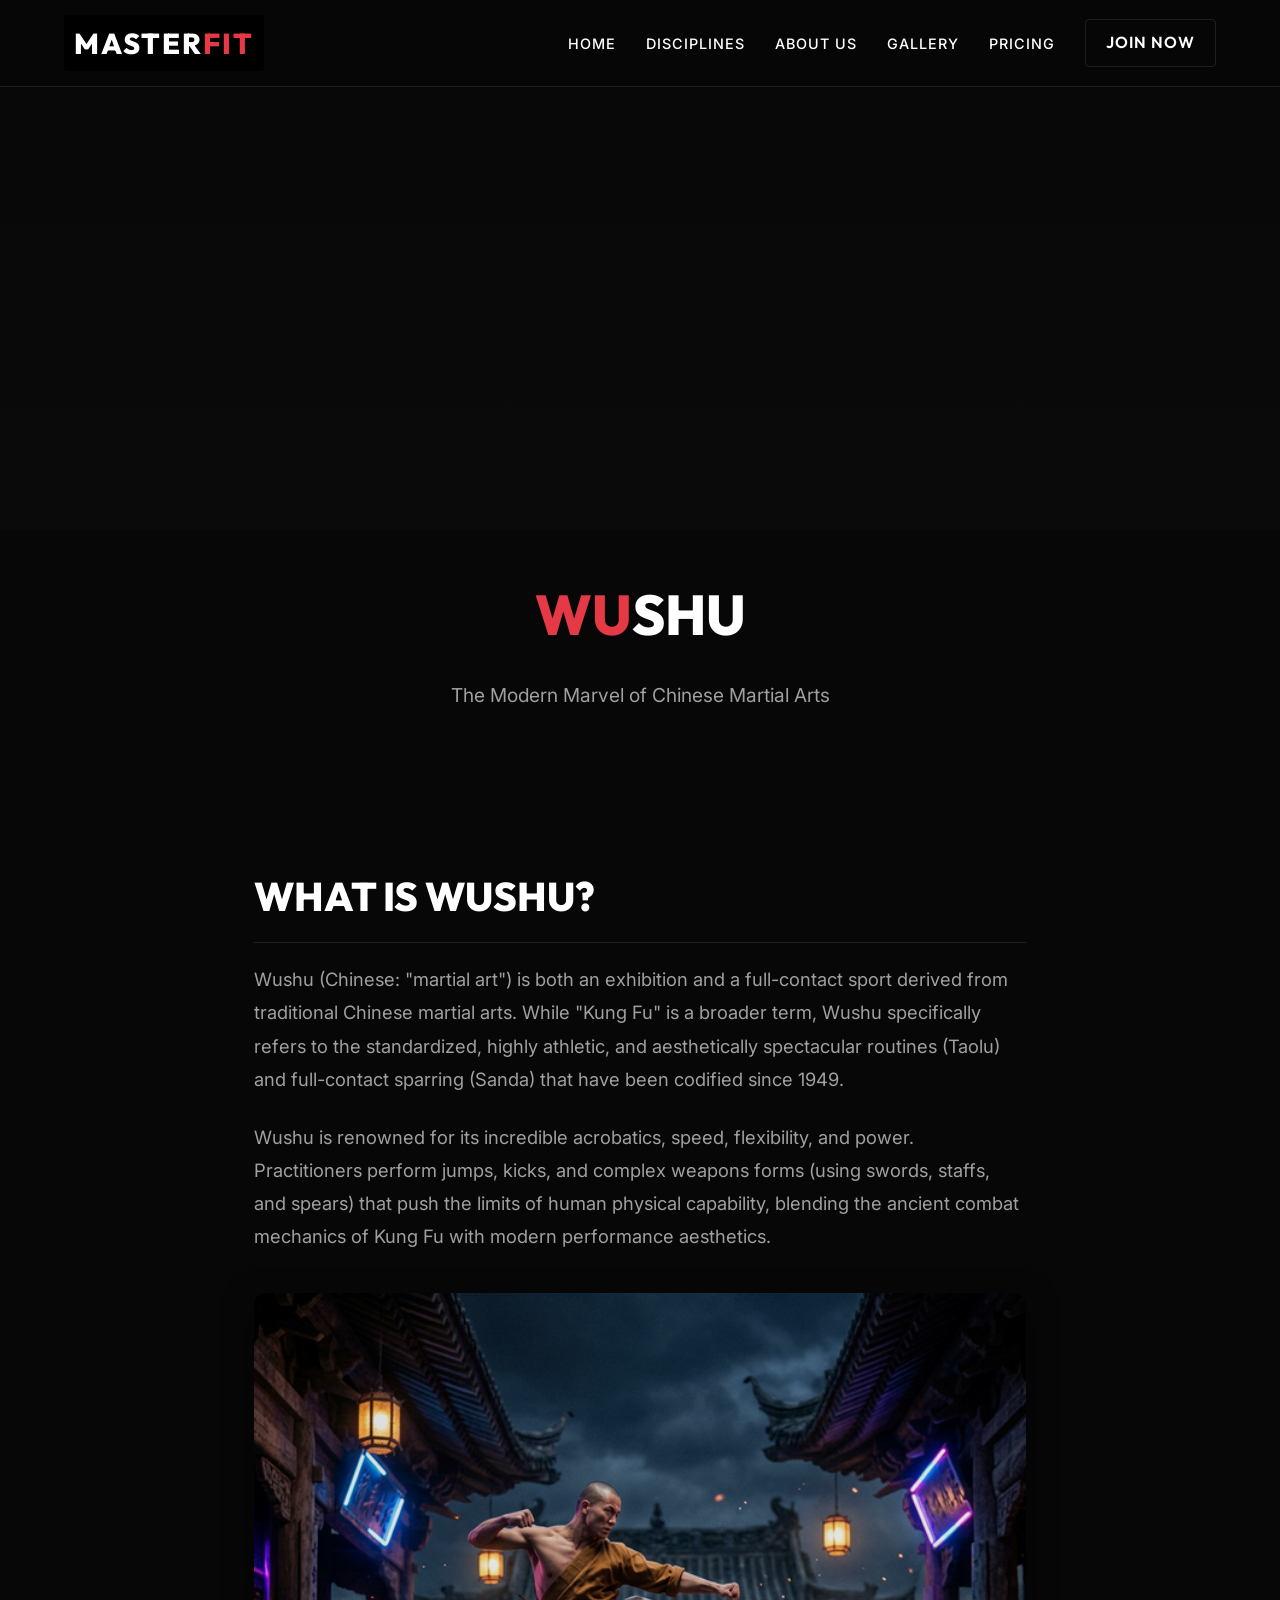
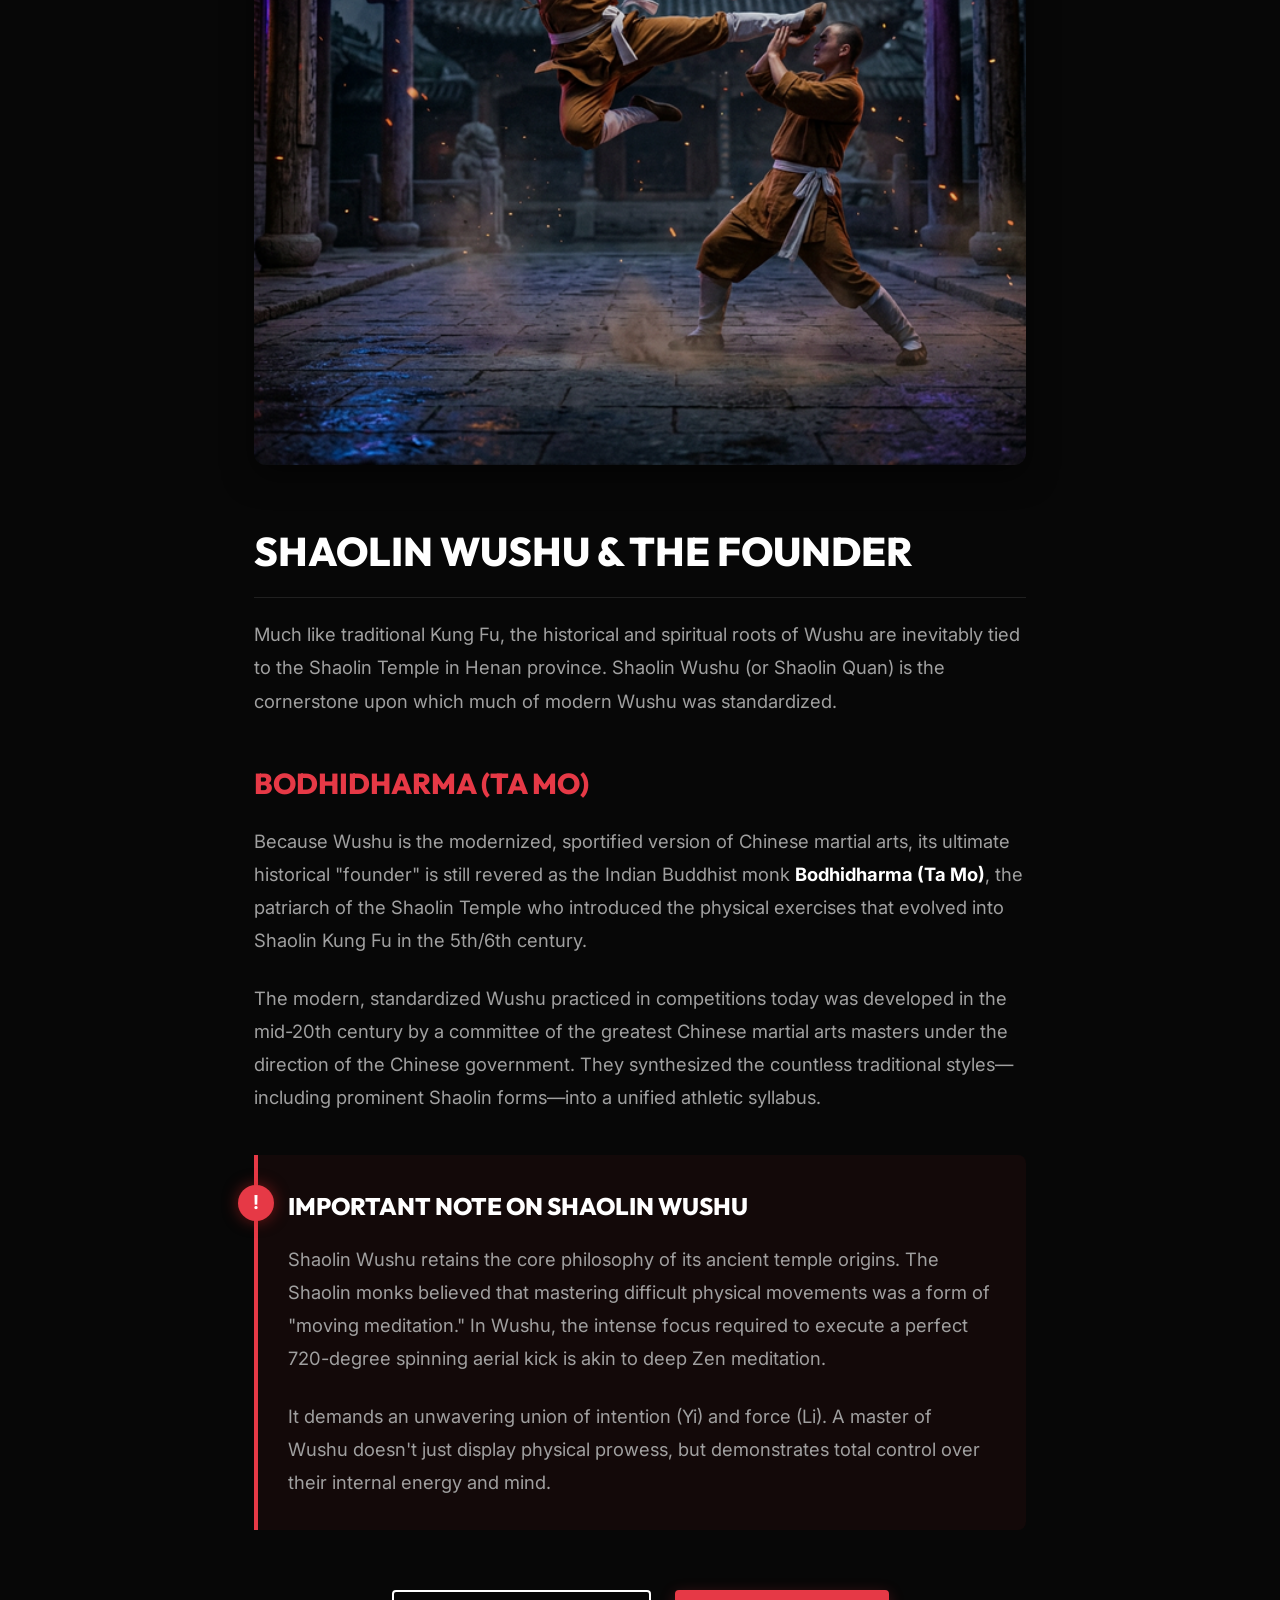
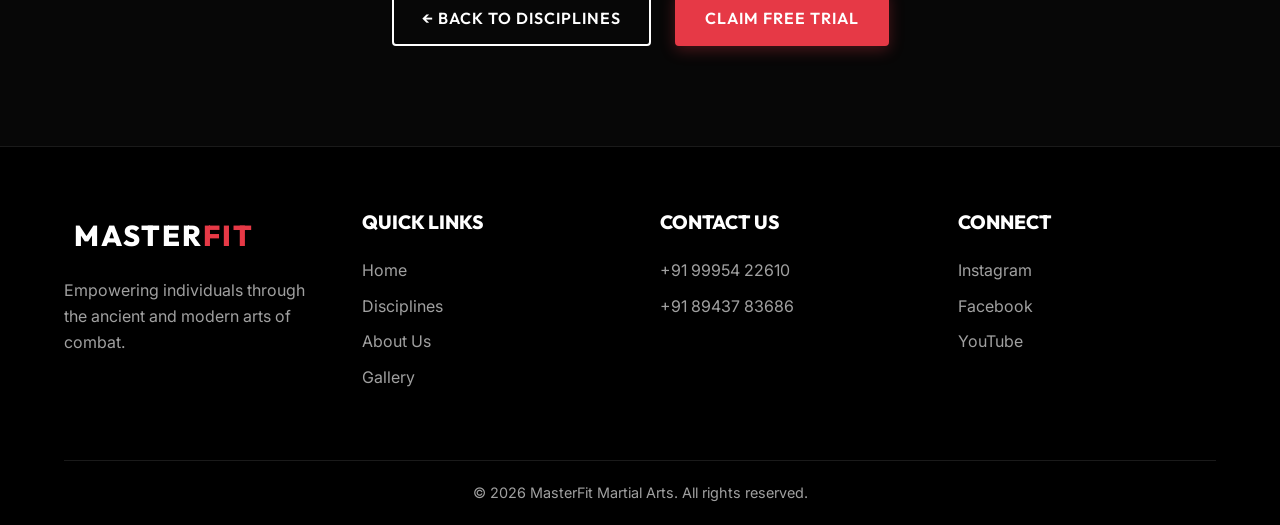
<file: wushu.html>
<!DOCTYPE html>
<html lang="en">

<head>
    <meta charset="UTF-8">
    <meta name="viewport" content="width=device-width, initial-scale=1.0">
    <title>MasterFit Martial Arts | Wushu</title>
    <meta name="description"
        content="Learn about Wushu at MasterFit Martial Arts. Who is the founder, the history of Shaolin Wushu, and what is Wushu.">
    <link rel="preconnect" href="https://fonts.googleapis.com">
    <link rel="preconnect" href="https://fonts.gstatic.com" crossorigin>
    <link
        href="https://fonts.googleapis.com/css2?family=Outfit:wght@300;400;600;800;900&family=Inter:wght@300;400;500;700&display=swap"
        rel="stylesheet">
    <link rel="stylesheet" href="style.css">
    <style>
        .page-header {
            padding: 100px 5% 50px;
            text-align: center;
            background: linear-gradient(to bottom, var(--bg-dark), #111);
        }

        .page-header h1 {
            font-size: 3.5rem;
            margin-bottom: 20px;
        }

        .hero-banner {
            width: 100%;
            height: 50vh;
            min-height: 300px;
            background-image: url('https://images.unsplash.com/photo-1599058917212-d750089bc07e?auto=format&fit=crop&q=80&w=800');
            background-size: cover;
            background-position: center 30%;
            position: relative;
            margin-top: 80px;
            /* offset navbar */
        }

        .hero-banner::after {
            content: '';
            position: absolute;
            top: 0;
            left: 0;
            right: 0;
            bottom: 0;
            background: linear-gradient(to bottom, rgba(10, 10, 10, 0.3) 0%, #0a0a0a 100%);
        }

        .content-section {
            padding: 50px 5% 100px;
            max-width: 900px;
            margin: 0 auto;
            line-height: 1.8;
            color: var(--text-secondary);
        }

        .content-section h2 {
            color: var(--text-primary);
            margin-top: 50px;
            margin-bottom: 20px;
            font-size: 2.5rem;
            font-family: var(--font-display);
            border-bottom: 1px solid rgba(255, 255, 255, 0.1);
            padding-bottom: 10px;
        }

        .content-section h3 {
            color: var(--accent-primary);
            margin-top: 40px;
            margin-bottom: 15px;
            font-size: 1.8rem;
            font-family: var(--font-display);
        }

        .content-section p {
            margin-bottom: 25px;
            font-size: 1.15rem;
        }

        .content-section strong {
            color: var(--text-primary);
        }

        .note-box {
            background: rgba(220, 38, 38, 0.05);
            /* very faint red */
            border-left: 4px solid var(--accent-primary);
            padding: 30px;
            margin: 40px 0;
            border-radius: 0 8px 8px 0;
            position: relative;
        }

        .note-box::before {
            content: '!';
            position: absolute;
            left: -20px;
            top: 30px;
            width: 36px;
            height: 36px;
            background: var(--accent-primary);
            color: white;
            border-radius: 50%;
            display: flex;
            align-items: center;
            justify-content: center;
            font-weight: bold;
            font-size: 1.2rem;
            box-shadow: 0 0 15px rgba(220, 38, 38, 0.5);
        }

        .note-box h4 {
            color: var(--text-primary);
            font-size: 1.5rem;
            margin-bottom: 15px;
            font-family: var(--font-display);
        }

        .note-box p:last-child {
            margin-bottom: 0;
        }
    </style>
</head>

<body>

    <nav class="navbar">
        <div class="nav-container">
            <a href="index.html" class="logo">MASTER<span>FIT</span></a>
            <div class="nav-links">
                <a href="index.html#hero">Home</a>
                <a href="index.html#disciplines" class="active">Disciplines</a>
                <a href="index.html#about">About Us</a>
                <a href="gallery.html">Gallery</a>
                <a href="index.html#pricing">Pricing</a>
                <a href="index.html#contact" class="btn btn-outline">Join Now</a>
            </div>
            <div class="mobile-menu-btn">
                <span></span>
                <span></span>
                <span></span>
            </div>
        </div>
    </nav>

    <div class="hero-banner"></div>

    <header class="page-header fade-in-up" style="padding-top: 40px; background: none;">
        <h1 style="color: var(--accent-primary);">WU<span class="highlight"
                style="color: var(--text-primary);">SHU</span></h1>
        <p style="font-size: 1.2rem; color: var(--text-secondary);">The Modern Marvel of Chinese Martial Arts</p>
    </header>

    <section class="content-section fade-in-up">
        <h2>What is Wushu?</h2>
        <p>Wushu (Chinese: "martial art") is both an exhibition and a full-contact sport derived from traditional
            Chinese martial arts. While "Kung Fu" is a broader term, Wushu specifically refers to the standardized,
            highly athletic, and aesthetically spectacular routines (Taolu) and full-contact sparring (Sanda) that have
            been codified since 1949.</p>
        <p>Wushu is renowned for its incredible acrobatics, speed, flexibility, and power. Practitioners perform jumps,
            kicks, and complex weapons forms (using swords, staffs, and spears) that push the limits of human physical
            capability, blending the ancient combat mechanics of Kung Fu with modern performance aesthetics.</p>

        <div style="margin: 40px 0; border-radius: 12px; overflow: hidden; box-shadow: 0 10px 30px rgba(0,0,0,0.5);">
            <img src="images/wushu_fight.png" alt="Dynamic Wushu Fight Scene"
                style="width: 100%; height: auto; display: block; filter: brightness(0.9);">
        </div>

        <h2>Shaolin Wushu & The Founder</h2>
        <p>Much like traditional Kung Fu, the historical and spiritual roots of Wushu are inevitably tied to the Shaolin
            Temple in Henan province. Shaolin Wushu (or Shaolin Quan) is the cornerstone upon which much of modern Wushu
            was standardized.</p>

        <h3>Bodhidharma (Ta Mo)</h3>
        <p>Because Wushu is the modernized, sportified version of Chinese martial arts, its ultimate historical
            "founder" is still revered as the Indian Buddhist monk <strong>Bodhidharma (Ta Mo)</strong>, the patriarch
            of the Shaolin Temple who introduced the physical exercises that evolved into Shaolin Kung Fu in the 5th/6th
            century.</p>
        <p>The modern, standardized Wushu practiced in competitions today was developed in the mid-20th century by a
            committee of the greatest Chinese martial arts masters under the direction of the Chinese government. They
            synthesized the countless traditional styles—including prominent Shaolin forms—into a unified athletic
            syllabus.</p>

        <div class="note-box">
            <h4>Important Note on Shaolin Wushu</h4>
            <p>Shaolin Wushu retains the core philosophy of its ancient temple origins. The Shaolin monks believed that
                mastering difficult physical movements was a form of "moving meditation." In Wushu, the intense focus
                required to execute a perfect 720-degree spinning aerial kick is akin to deep Zen meditation.</p>
            <p>It demands an unwavering union of intention (Yi) and force (Li). A master of Wushu doesn't just display
                physical prowess, but demonstrates total control over their internal energy and mind.</p>
        </div>

        <div style="text-align: center; margin-top: 60px;">
            <a href="index.html#disciplines" class="btn btn-secondary">&larr; Back to Disciplines</a>
            <a href="index.html#contact" class="btn btn-primary" style="margin-left: 20px;">Claim Free Trial</a>
        </div>
    </section>

    <footer>
        <div class="footer-content">
            <div class="footer-brand">
                <a href="index.html" class="logo">MASTER<span>FIT</span></a>
                <p>Empowering individuals through the ancient and modern arts of combat.</p>
            </div>
            <div class="footer-links">
                <h4>Quick Links</h4>
                <a href="index.html#hero">Home</a>
                <a href="index.html#disciplines">Disciplines</a>
                <a href="index.html#about">About Us</a>
                <a href="gallery.html">Gallery</a>
            </div>
            <div class="footer-social">
                <h4>Contact Us</h4>
                <a href="tel:+919995422610">+91 99954 22610</a>
                <a href="tel:+918943783686">+91 89437 83686</a>
            </div>
            <div class="footer-social">
                <h4>Connect</h4>
                <a href="https://www.instagram.com/master_fit__/" target="_blank">Instagram</a>
                <a href="#">Facebook</a>
                <a href="#">YouTube</a>
            </div>
        </div>
        <div class="footer-bottom">
            <p>&copy; 2026 MasterFit Martial Arts. All rights reserved.</p>
        </div>
    </footer>

    <script src="script.js"></script>
</body>

</html>
</file>
<file: style.css>
/* === CSS VARIABLES === */
:root {
    --bg-dark: #070707;
    --bg-card: rgba(25, 25, 25, 0.6);
    --border-color: rgba(255, 255, 255, 0.1);

    --accent-primary: #e63946;
    /* Crimson Red */
    --accent-hover: #ff4d5a;

    --text-primary: #ffffff;
    --text-secondary: #a0a0a0;

    --font-display: 'Outfit', sans-serif;
    --font-body: 'Inter', sans-serif;

    --transition: 0.3s cubic-bezier(0.25, 0.46, 0.45, 0.94);
}

/* === RESET & BASE === */
* {
    margin: 0;
    padding: 0;
    box-sizing: border-box;
}

html {
    scroll-behavior: smooth;
}

body {
    background-color: var(--bg-dark);
    color: var(--text-primary);
    font-family: var(--font-body);
    line-height: 1.6;
    overflow-x: hidden;
}

h1,
h2,
h3,
h4,
.logo {
    font-family: var(--font-display);
    text-transform: uppercase;
    font-weight: 800;
}

a {
    text-decoration: none;
    color: var(--text-primary);
    transition: var(--transition);
}

.highlight {
    color: var(--accent-primary);
}

/* === BUTTONS === */
.btn {
    display: inline-block;
    padding: 12px 28px;
    border-radius: 4px;
    font-weight: 600;
    font-family: var(--font-display);
    letter-spacing: 1px;
    text-transform: uppercase;
    cursor: pointer;
    transition: var(--transition);
}

.btn-primary {
    background-color: var(--accent-primary);
    color: white;
    border: 2px solid var(--accent-primary);
    box-shadow: 0 4px 15px rgba(230, 57, 70, 0.3);
}

.btn-primary:hover {
    background-color: transparent;
    color: var(--accent-primary);
    transform: translateY(-2px);
    box-shadow: 0 6px 20px rgba(230, 57, 70, 0.4);
}

.btn-secondary {
    background-color: transparent;
    color: white;
    border: 2px solid white;
}

.btn-secondary:hover {
    background-color: white;
    color: var(--bg-dark);
    transform: translateY(-2px);
}

.btn-outline {
    border: 1px solid var(--border-color);
    padding: 10px 20px;
}

.btn-outline:hover {
    border-color: var(--accent-primary);
    color: var(--accent-primary);
}

/* === NAVIGATION === */
.navbar {
    position: fixed;
    top: 0;
    width: 100%;
    padding: 15px 5%;
    z-index: 1000;
    transition: var(--transition);
    background: rgba(7, 7, 7, 0.98);
    backdrop-filter: blur(10px);
    border-bottom: 1px solid var(--border-color);
}

.navbar.scrolled {
    padding: 15px 5%;
}

.nav-container {
    max-width: 1400px;
    margin: 0 auto;
    display: flex;
    justify-content: space-between;
    align-items: center;
}

.logo {
    font-size: 1.8rem;
    letter-spacing: 2px;
    background: #000;
    padding: 5px 10px;
    border-radius: 4px;
    display: inline-block;
}

.logo span {
    color: var(--accent-primary);
}

.nav-links {
    display: flex;
    gap: 30px;
    align-items: center;
}

.nav-links a:not(.btn) {
    font-size: 0.9rem;
    font-weight: 500;
    text-transform: uppercase;
    letter-spacing: 1px;
    position: relative;
}

.nav-links a:not(.btn)::after {
    content: '';
    position: absolute;
    bottom: -5px;
    left: 0;
    width: 0;
    height: 2px;
    background: var(--accent-primary);
    transition: var(--transition);
}

.nav-links a:not(.btn):hover::after {
    width: 100%;
}

.mobile-menu-btn {
    display: none;
    flex-direction: column;
    gap: 6px;
    cursor: pointer;
}

.mobile-menu-btn span {
    width: 30px;
    height: 2px;
    background: white;
    transition: var(--transition);
}

/* === HERO SECTION === */
.hero-section {
    position: relative;
    height: 100vh;
    display: flex;
    align-items: center;
    padding: 0 5%;
    background-image: url('images/hero_group.jpeg');
    background-size: cover;
    background-position: center;
    background-attachment: fixed;
}

.hero-overlay {
    position: absolute;
    top: 0;
    left: 0;
    width: 100%;
    height: 100%;
    background: linear-gradient(to right, rgba(7, 7, 7, 0.9) 0%, rgba(7, 7, 7, 0.4) 100%);
}

.hero-content {
    position: relative;
    z-index: 10;
    max-width: 800px;
}

.hero-content h1 {
    font-size: clamp(3rem, 6vw, 6rem);
    line-height: 1.1;
    margin-bottom: 20px;
}

.hero-content p {
    font-size: 1.2rem;
    color: var(--text-secondary);
    margin-bottom: 40px;
    max-width: 600px;
}

.hero-buttons {
    display: flex;
    gap: 20px;
}

.scroll-indicator {
    position: absolute;
    bottom: 40px;
    left: 50%;
    transform: translateX(-50%);
    z-index: 10;
    display: flex;
    flex-direction: column;
    align-items: center;
    gap: 10px;
    opacity: 0.7;
    animation: bounce 2s infinite;
}

.scroll-indicator p {
    font-size: 0.8rem;
    text-transform: uppercase;
    letter-spacing: 2px;
}

.arrow {
    width: 2px;
    height: 30px;
    background: white;
    position: relative;
}

/* === DISCIPLINES SECTION === */
.disciplines-section {
    padding: 100px 5%;
    max-width: 1400px;
    margin: 0 auto;
}

.section-header {
    text-align: center;
    margin-bottom: 60px;
}

.section-header h2 {
    font-size: 3rem;
    margin-bottom: 15px;
}

.section-header p {
    color: var(--text-secondary);
    max-width: 600px;
    margin: 0 auto;
}

.cards-container {
    display: grid;
    grid-template-columns: repeat(auto-fit, minmax(300px, 1fr));
    gap: 30px;
}

.discipline-card {
    background: var(--bg-card);
    border: 1px solid var(--border-color);
    border-radius: 12px;
    overflow: hidden;
    backdrop-filter: blur(10px);
    transition: var(--transition);
    position: relative;
}

.discipline-card:hover {
    transform: translateY(-10px);
    border-color: var(--accent-primary);
    box-shadow: 0 10px 30px rgba(230, 57, 70, 0.1);
}

.card-image {
    height: 250px;
    background-size: cover;
    background-position: center;
    transition: transform 0.8s ease;
}

.discipline-card:hover .card-image {
    transform: scale(1.05);
}

.card-content {
    padding: 30px;
    position: relative;
    z-index: 2;
    background: linear-gradient(to top, rgba(10, 10, 10, 1) 0%, rgba(10, 10, 10, 0.8) 100%);
    margin-top: -50px;
}

.card-content h3 {
    font-size: 1.8rem;
    margin-bottom: 10px;
}

.card-content p {
    color: var(--text-secondary);
    margin-bottom: 20px;
    font-size: 0.95rem;
}

.learn-more {
    color: var(--accent-primary);
    font-weight: 700;
    text-transform: uppercase;
    font-size: 0.9rem;
    letter-spacing: 1px;
}

/* === ABOUT SECTION === */
.about-section {
    padding: 100px 5%;
    background: linear-gradient(to bottom, #070707 0%, rgba(20, 20, 20, 0.8) 100%);
}

.about-grid {
    max-width: 1400px;
    margin: 0 auto;
    display: grid;
    grid-template-columns: 1fr 1fr;
    gap: 60px;
    align-items: center;
}

.about-text h2 {
    font-size: 3rem;
    margin-bottom: 20px;
}

.about-text p {
    color: var(--text-secondary);
    margin-bottom: 30px;
    font-size: 1.1rem;
}

.features-list {
    list-style: none;
}

.features-list li {
    margin-bottom: 15px;
    font-size: 1.1rem;
    font-weight: 500;
}

.founder-info {
    margin-top: 40px;
    padding-top: 25px;
    border-top: 1px solid var(--border-color);
}

.founder-name {
    font-size: 1.8rem;
    color: var(--accent-primary);
    margin-bottom: 5px;
    letter-spacing: 1px;
}

.founder-title {
    color: var(--text-secondary);
    font-size: 0.9rem;
    text-transform: uppercase;
    letter-spacing: 3px;
    font-weight: 600;
}

.about-image-wrapper {
    position: relative;
    border-radius: 12px;
    overflow: hidden;
}

.about-img {
    width: 100%;
    height: auto;
    display: block;
    border-radius: 12px;
    filter: brightness(0.8);
}

.glass-badge {
    position: absolute;
    bottom: -20px;
    right: -20px;
    background: rgba(230, 57, 70, 0.2);
    backdrop-filter: blur(15px);
    border: 1px solid rgba(255, 255, 255, 0.2);
    padding: 30px;
    border-radius: 12px;
    display: flex;
    flex-direction: column;
    align-items: center;
    box-shadow: 0 10px 30px rgba(0, 0, 0, 0.5);
}

.glass-badge .number {
    font-family: var(--font-display);
    font-size: 3rem;
    font-weight: 900;
    color: var(--accent-primary);
    line-height: 1;
}

.glass-badge .text {
    text-transform: uppercase;
    font-weight: 700;
    letter-spacing: 2px;
    text-align: center;
}

/* === PRICING SECTION === */
.pricing-section {
    padding: 100px 5%;
    max-width: 1400px;
    margin: 0 auto;
}

.pricing-cards {
    display: grid;
    grid-template-columns: repeat(auto-fit, minmax(300px, 1fr));
    gap: 30px;
    margin-bottom: 60px;
}

.pricing-card {
    background: var(--bg-card);
    border: 1px solid var(--border-color);
    border-radius: 12px;
    padding: 40px 30px;
    backdrop-filter: blur(10px);
    transition: var(--transition);
    display: flex;
    flex-direction: column;
    position: relative;
}

.pricing-card:hover {
    transform: translateY(-10px);
    border-color: rgba(255, 255, 255, 0.3);
    box-shadow: 0 10px 30px rgba(0, 0, 0, 0.5);
}

.pricing-card.popular {
    border-color: var(--accent-primary);
    background: linear-gradient(to bottom, rgba(230, 57, 70, 0.05), var(--bg-card));
    transform: scale(1.05);
    z-index: 2;
}

.pricing-card.popular:hover {
    transform: scale(1.05) translateY(-10px);
    box-shadow: 0 10px 30px rgba(230, 57, 70, 0.15);
}

.popular-badge {
    position: absolute;
    top: -15px;
    left: 50%;
    transform: translateX(-50%);
    background: var(--accent-primary);
    color: white;
    padding: 5px 15px;
    border-radius: 20px;
    font-size: 0.8rem;
    font-weight: 700;
    text-transform: uppercase;
    letter-spacing: 1px;
}

.card-header {
    text-align: center;
    margin-bottom: 30px;
    padding-bottom: 30px;
    border-bottom: 1px solid var(--border-color);
}

.card-header h3 {
    font-size: 1.8rem;
    color: var(--text-primary);
    margin-bottom: 15px;
}

.price {
    font-size: 3.5rem;
    font-family: var(--font-display);
    font-weight: 900;
    line-height: 1;
    color: var(--accent-primary);
    margin-bottom: 10px;
    display: flex;
    justify-content: center;
    align-items: flex-start;
}

.price span {
    font-size: 1.5rem;
    margin-top: 5px;
    margin-right: 5px;
}

.price .period {
    font-size: 1rem;
    color: var(--text-secondary);
    font-weight: 400;
    margin-top: auto;
    margin-bottom: 10px;
}

.card-header p {
    color: var(--text-secondary);
    font-size: 0.95rem;
}

.pricing-features {
    list-style: none;
    flex-grow: 1;
    margin-bottom: 40px;
}

.pricing-features li {
    margin-bottom: 15px;
    color: var(--text-secondary);
    display: flex;
    align-items: center;
    gap: 10px;
}

.check-icon {
    color: var(--accent-primary);
    font-style: normal;
    font-weight: bold;
}

.pricing-card .btn {
    width: 100%;
    text-align: center;
}

.admission-info {
    background: rgba(25, 25, 25, 0.4);
    border: 1px solid var(--border-color);
    border-radius: 12px;
    padding: 40px;
    text-align: center;
}

.admission-info h3 {
    font-size: 2rem;
    margin-bottom: 30px;
}

.info-grid {
    display: grid;
    grid-template-columns: repeat(auto-fit, minmax(200px, 1fr));
    gap: 20px;
}

.info-item {
    display: flex;
    flex-direction: column;
    padding: 20px;
    background: rgba(0, 0, 0, 0.2);
    border-radius: 8px;
}

.info-title {
    color: var(--text-secondary);
    font-size: 0.9rem;
    text-transform: uppercase;
    letter-spacing: 1px;
    margin-bottom: 5px;
}

.info-value {
    font-size: 1.2rem;
    font-weight: 700;
    color: var(--accent-primary);
}

/* === CTA / CONTACT SECTION === */
.cta-section {
    padding: 120px 5%;
    text-align: center;
    background-image: url('https://images.unsplash.com/photo-1599058917212-d750089bc07e?auto=format&fit=crop&q=80&w=1920');
    background-size: cover;
    background-position: center;
    position: relative;
    background-attachment: fixed;
}

.cta-section::before {
    content: '';
    position: absolute;
    top: 0;
    left: 0;
    width: 100%;
    height: 100%;
    background: rgba(7, 7, 7, 0.85);
}

.cta-content {
    position: relative;
    z-index: 10;
    max-width: 600px;
    margin: 0 auto;
}

.cta-content h2 {
    font-size: 2.5rem;
    margin-bottom: 15px;
}

.cta-content p {
    color: var(--text-secondary);
    margin-bottom: 40px;
}

.lead-form {
    background: var(--bg-card);
    padding: 40px;
    border-radius: 12px;
    border: 1px solid var(--border-color);
    backdrop-filter: blur(10px);
}

.input-group {
    margin-bottom: 20px;
}

.input-group input,
.input-group select {
    width: 100%;
    padding: 15px;
    background: rgba(0, 0, 0, 0.5);
    border: 1px solid rgba(255, 255, 255, 0.2);
    border-radius: 4px;
    color: white;
    font-family: var(--font-body);
    font-size: 1rem;
    transition: var(--transition);
}

.input-group input:focus,
.input-group select:focus {
    outline: none;
    border-color: var(--accent-primary);
}

.submit-btn {
    width: 100%;
    padding: 18px;
    font-size: 1.1rem;
}

/* === FOOTER === */
footer {
    background: #000;
    padding: 60px 5% 20px;
    border-top: 1px solid #1a1a1a;
}

.footer-content {
    max-width: 1400px;
    margin: 0 auto;
    display: grid;
    grid-template-columns: repeat(auto-fit, minmax(250px, 1fr));
    gap: 40px;
    margin-bottom: 60px;
}

.footer-brand p {
    color: var(--text-secondary);
    margin-top: 15px;
    max-width: 300px;
}

.footer-links h4,
.footer-social h4 {
    margin-bottom: 20px;
    font-size: 1.2rem;
}

.footer-links a,
.footer-social a {
    display: block;
    color: var(--text-secondary);
    margin-bottom: 10px;
}

.footer-links a:hover,
.footer-social a:hover {
    color: var(--accent-primary);
    padding-left: 5px;
}

.footer-bottom {
    text-align: center;
    color: var(--text-secondary);
    font-size: 0.9rem;
    padding-top: 20px;
    border-top: 1px solid #1a1a1a;
}

/* === ANIMATIONS === */
@keyframes bounce {

    0%,
    20%,
    50%,
    80%,
    100% {
        transform: translateY(0);
    }

    40% {
        transform: translateY(-10px);
    }

    60% {
        transform: translateY(-5px);
    }
}

.fade-in-up {
    opacity: 0;
    transform: translateY(30px);
    transition: opacity 0.8s ease, transform 0.8s ease;
}

.fade-in-up.visible {
    opacity: 1;
    transform: translateY(0);
}

.slide-up {
    opacity: 0;
    transform: translateY(50px);
    transition: opacity 0.6s ease, transform 0.6s ease;
}

.slide-up.visible {
    opacity: 1;
    transform: translateY(0);
}

/* === RESPONSIVE === */
@media (max-width: 900px) {
    .about-grid {
        grid-template-columns: 1fr;
    }

    .about-image-wrapper {
        margin-top: 40px;
    }

    .pricing-card.popular {
        transform: scale(1);
    }

    .pricing-card.popular:hover {
        transform: translateY(-10px);
    }

    .scroll-indicator {
        display: none;
    }
}

@media (max-width: 768px) {
    .nav-links {
        position: absolute;
        top: 100%;
        left: 0;
        width: 100%;
        background: rgba(7, 7, 7, 0.98);
        backdrop-filter: blur(15px);
        flex-direction: column;
        padding: 30px 0;
        border-bottom: 1px solid var(--border-color);
        transform: translateY(-150%);
        opacity: 0;
        transition: var(--transition);
        z-index: 99;
    }

    .nav-links.active {
        transform: translateY(0);
        opacity: 1;
    }

    .mobile-menu-btn {
        display: flex;
    }

    .mobile-menu-btn.active span:nth-child(1) {
        transform: translateY(8px) rotate(45deg);
    }

    .mobile-menu-btn.active span:nth-child(2) {
        opacity: 0;
    }

    .mobile-menu-btn.active span:nth-child(3) {
        transform: translateY(-8px) rotate(-45deg);
    }

    .hero-section {
        background-attachment: scroll;
        /* Fixes zoom/scaling bug on mobile devices */
        background-position: center top;
    }

    .cta-section {
        background-attachment: scroll;
    }

    .hero-buttons {
        flex-direction: column;
    }

    .hero-content h1 {
        font-size: 2.5rem;
    }

    /* Responsive Spacing & Typography */
    .section-header h2,
    .about-text h2,
    .cta-content h2,
    .admission-info h3 {
        font-size: 2.2rem;
    }

    .section-header p,
    .about-text p,
    .cta-content p {
        font-size: 1rem;
    }

    .card-content h3,
    .card-header h3,
    .about-text h3 {
        font-size: 1.5rem;
    }

    .disciplines-section,
    .about-section,
    .pricing-section,
    .cta-section {
        padding: 50px 5%;
    }

    /* Center all boxes in responsive view */
    .cards-container,
    .pricing-cards,
    .info-grid {
        display: flex;
        flex-direction: column;
        align-items: center;
        gap: 30px;
        width: 100%;
    }

    .discipline-card,
    .pricing-card,
    .info-item {
        width: 100%;
        max-width: 400px;
    }

    /* Adjust features and footer text */
    .features-list li {
        font-size: 1rem;
    }

    .footer-content {
        text-align: center;
        gap: 30px;
    }

    .footer-brand p {
        margin: 15px auto 0;
    }

    .btn {
        width: 100%;
        text-align: center;
        padding: 14px 20px;
        margin-bottom: 10px;
    }

    .about-img {
        width: 100%;
        max-width: 400px;
        margin: 0 auto;
    }
}

@media (max-width: 480px) {
    .glass-badge {
        right: 0;
        bottom: 0;
        padding: 20px;
        width: 100%;
        border-radius: 0 0 12px 12px;
    }

    .glass-badge .number {
        font-size: 2rem;
    }

    .hero-content {
        padding-top: 80px;
    }

    .hero-content h1 {
        font-size: 2.5rem;
        line-height: 1.2;
    }

    .hero-content h1 br {
        display: none;
    }

    .hero-content p {
        font-size: 1rem;
        margin-bottom: 30px;
    }

    .price {
        font-size: 2.5rem;
    }

    .section-header h2,
    .about-text h2,
    .cta-content h2,
    .admission-info h3 {
        font-size: 1.8rem;
    }

    .price span {
        font-size: 1.2rem;
    }

    .card-image {
        height: 200px;
    }
}
</file>
